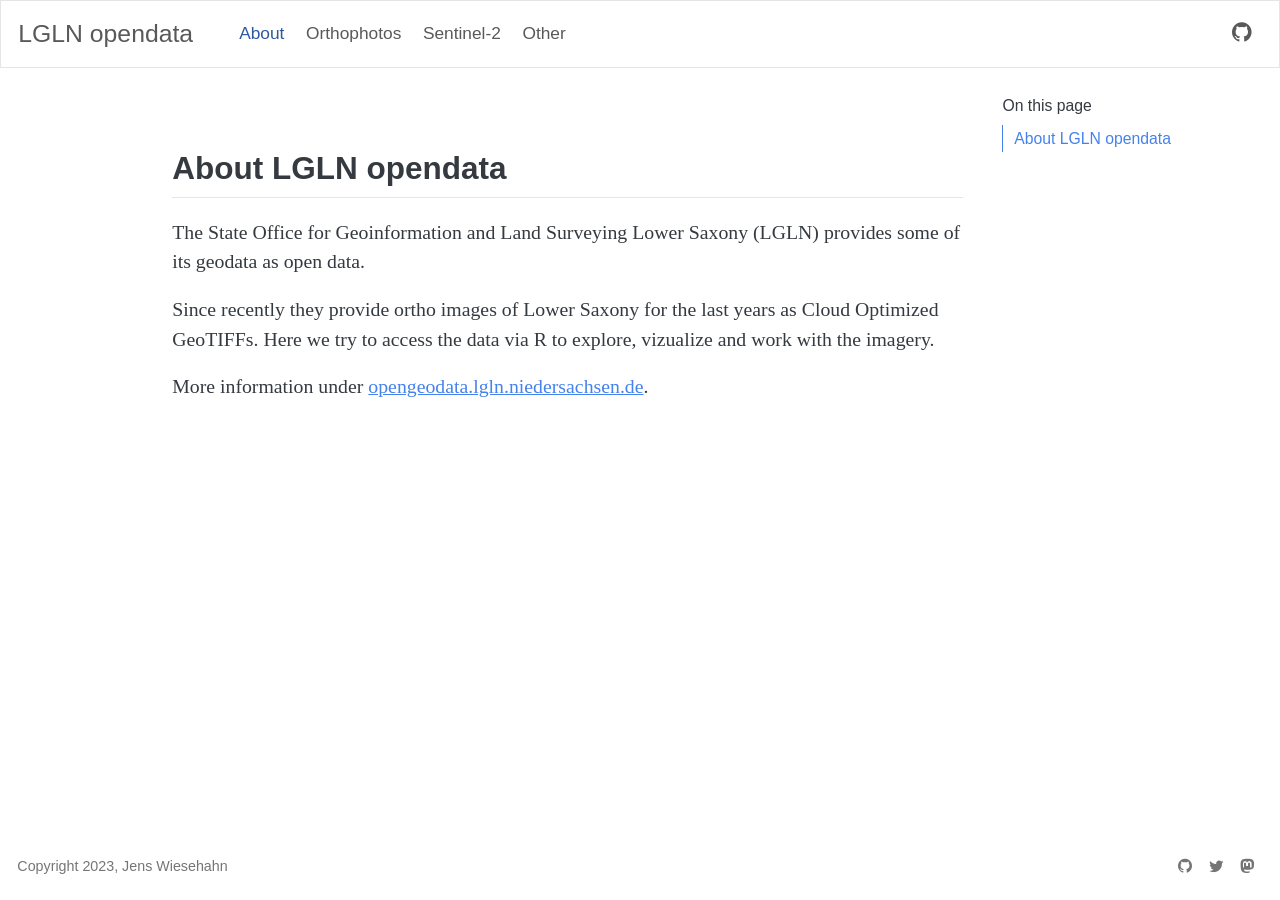
<file: docs/index.html>
<!DOCTYPE html>
<html xmlns="http://www.w3.org/1999/xhtml" lang="en" xml:lang="en"><head>

<meta charset="utf-8">
<meta name="generator" content="quarto-1.2.313">

<meta name="viewport" content="width=device-width, initial-scale=1.0, user-scalable=yes">


<title>LGLN opendata in R</title>
<style>
code{white-space: pre-wrap;}
span.smallcaps{font-variant: small-caps;}
div.columns{display: flex; gap: min(4vw, 1.5em);}
div.column{flex: auto; overflow-x: auto;}
div.hanging-indent{margin-left: 1.5em; text-indent: -1.5em;}
ul.task-list{list-style: none;}
ul.task-list li input[type="checkbox"] {
  width: 0.8em;
  margin: 0 0.8em 0.2em -1.6em;
  vertical-align: middle;
}
</style>


<script src="site_libs/quarto-nav/quarto-nav.js"></script>
<script src="site_libs/quarto-nav/headroom.min.js"></script>
<script src="site_libs/clipboard/clipboard.min.js"></script>
<script src="site_libs/quarto-html/quarto.js"></script>
<script src="site_libs/quarto-html/popper.min.js"></script>
<script src="site_libs/quarto-html/tippy.umd.min.js"></script>
<script src="site_libs/quarto-html/anchor.min.js"></script>
<link href="site_libs/quarto-html/tippy.css" rel="stylesheet">
<link href="site_libs/quarto-html/quarto-syntax-highlighting.css" rel="stylesheet" id="quarto-text-highlighting-styles">
<script src="site_libs/bootstrap/bootstrap.min.js"></script>
<link href="site_libs/bootstrap/bootstrap-icons.css" rel="stylesheet">
<link href="site_libs/bootstrap/bootstrap.min.css" rel="stylesheet" id="quarto-bootstrap" data-mode="light">
<script id="quarto-search-options" type="application/json">{
  "language": {
    "search-no-results-text": "No results",
    "search-matching-documents-text": "matching documents",
    "search-copy-link-title": "Copy link to search",
    "search-hide-matches-text": "Hide additional matches",
    "search-more-match-text": "more match in this document",
    "search-more-matches-text": "more matches in this document",
    "search-clear-button-title": "Clear",
    "search-detached-cancel-button-title": "Cancel",
    "search-submit-button-title": "Submit"
  }
}</script>
<style>html{ scroll-behavior: smooth; }</style>


<link rel="stylesheet" href="style.css">
</head>

<body class="nav-fixed">

<div id="quarto-search-results"></div>
  <header id="quarto-header" class="headroom fixed-top">
    <nav class="navbar navbar-expand-lg navbar-dark ">
      <div class="navbar-container container-fluid">
      <div class="navbar-brand-container">
    <a class="navbar-brand" href="./index.html">
    <span class="navbar-title">LGLN opendata</span>
    </a>
  </div>
          <button class="navbar-toggler" type="button" data-bs-toggle="collapse" data-bs-target="#navbarCollapse" aria-controls="navbarCollapse" aria-expanded="false" aria-label="Toggle navigation" onclick="if (window.quartoToggleHeadroom) { window.quartoToggleHeadroom(); }">
  <span class="navbar-toggler-icon"></span>
</button>
          <div class="collapse navbar-collapse" id="navbarCollapse">
            <ul class="navbar-nav navbar-nav-scroll me-auto">
  <li class="nav-item">
    <a class="nav-link active" href="./index.html" aria-current="page">
 <span class="menu-text">About</span></a>
  </li>  
  <li class="nav-item">
    <a class="nav-link" href="./orthos.html">
 <span class="menu-text">Orthophotos</span></a>
  </li>  
  <li class="nav-item">
    <a class="nav-link" href="./sentinel.html">
 <span class="menu-text">Sentinel-2</span></a>
  </li>  
  <li class="nav-item">
    <a class="nav-link" href="./other.html">
 <span class="menu-text">Other</span></a>
  </li>  
</ul>
            <ul class="navbar-nav navbar-nav-scroll ms-auto">
  <li class="nav-item compact">
    <a class="nav-link" href="https://github.com/wiesehahn/lgln_opendata_r"><i class="bi bi-github" role="img">
</i> 
 <span class="menu-text"></span></a>
  </li>  
</ul>
          </div> <!-- /navcollapse -->
      </div> <!-- /container-fluid -->
    </nav>
</header>
<!-- content -->
<div id="quarto-content" class="quarto-container page-columns page-rows-contents page-layout-article page-navbar">
<!-- sidebar -->
<!-- margin-sidebar -->
    <div id="quarto-margin-sidebar" class="sidebar margin-sidebar">
        <nav id="TOC" role="doc-toc" class="toc-active">
    <h2 id="toc-title">On this page</h2>
   
  <ul>
  <li><a href="#about-lgln-opendata" id="toc-about-lgln-opendata" class="nav-link active" data-scroll-target="#about-lgln-opendata">About LGLN opendata</a></li>
  </ul>
</nav>
    </div>
<!-- main -->
<main class="content" id="quarto-document-content">



<section id="about-lgln-opendata" class="level2">
<h2 class="anchored" data-anchor-id="about-lgln-opendata">About LGLN opendata</h2>
<p>The State Office for Geoinformation and Land Surveying Lower Saxony (LGLN) provides some of its geodata as open data.</p>
<p>Since recently they provide ortho images of Lower Saxony for the last years as Cloud Optimized GeoTIFFs. Here we try to access the data via R to explore, vizualize and work with the imagery.</p>
<p>More information under <a href="https://opengeodata.lgln.niedersachsen.de/#dop">opengeodata.lgln.niedersachsen.de</a>.</p>


</section>

</main> <!-- /main -->
<script id="quarto-html-after-body" type="application/javascript">
window.document.addEventListener("DOMContentLoaded", function (event) {
  const toggleBodyColorMode = (bsSheetEl) => {
    const mode = bsSheetEl.getAttribute("data-mode");
    const bodyEl = window.document.querySelector("body");
    if (mode === "dark") {
      bodyEl.classList.add("quarto-dark");
      bodyEl.classList.remove("quarto-light");
    } else {
      bodyEl.classList.add("quarto-light");
      bodyEl.classList.remove("quarto-dark");
    }
  }
  const toggleBodyColorPrimary = () => {
    const bsSheetEl = window.document.querySelector("link#quarto-bootstrap");
    if (bsSheetEl) {
      toggleBodyColorMode(bsSheetEl);
    }
  }
  toggleBodyColorPrimary();  
  const icon = "";
  const anchorJS = new window.AnchorJS();
  anchorJS.options = {
    placement: 'right',
    icon: icon
  };
  anchorJS.add('.anchored');
  const clipboard = new window.ClipboardJS('.code-copy-button', {
    target: function(trigger) {
      return trigger.previousElementSibling;
    }
  });
  clipboard.on('success', function(e) {
    // button target
    const button = e.trigger;
    // don't keep focus
    button.blur();
    // flash "checked"
    button.classList.add('code-copy-button-checked');
    var currentTitle = button.getAttribute("title");
    button.setAttribute("title", "Copied!");
    let tooltip;
    if (window.bootstrap) {
      button.setAttribute("data-bs-toggle", "tooltip");
      button.setAttribute("data-bs-placement", "left");
      button.setAttribute("data-bs-title", "Copied!");
      tooltip = new bootstrap.Tooltip(button, 
        { trigger: "manual", 
          customClass: "code-copy-button-tooltip",
          offset: [0, -8]});
      tooltip.show();    
    }
    setTimeout(function() {
      if (tooltip) {
        tooltip.hide();
        button.removeAttribute("data-bs-title");
        button.removeAttribute("data-bs-toggle");
        button.removeAttribute("data-bs-placement");
      }
      button.setAttribute("title", currentTitle);
      button.classList.remove('code-copy-button-checked');
    }, 1000);
    // clear code selection
    e.clearSelection();
  });
  function tippyHover(el, contentFn) {
    const config = {
      allowHTML: true,
      content: contentFn,
      maxWidth: 500,
      delay: 100,
      arrow: false,
      appendTo: function(el) {
          return el.parentElement;
      },
      interactive: true,
      interactiveBorder: 10,
      theme: 'quarto',
      placement: 'bottom-start'
    };
    window.tippy(el, config); 
  }
  const noterefs = window.document.querySelectorAll('a[role="doc-noteref"]');
  for (var i=0; i<noterefs.length; i++) {
    const ref = noterefs[i];
    tippyHover(ref, function() {
      // use id or data attribute instead here
      let href = ref.getAttribute('data-footnote-href') || ref.getAttribute('href');
      try { href = new URL(href).hash; } catch {}
      const id = href.replace(/^#\/?/, "");
      const note = window.document.getElementById(id);
      return note.innerHTML;
    });
  }
  const findCites = (el) => {
    const parentEl = el.parentElement;
    if (parentEl) {
      const cites = parentEl.dataset.cites;
      if (cites) {
        return {
          el,
          cites: cites.split(' ')
        };
      } else {
        return findCites(el.parentElement)
      }
    } else {
      return undefined;
    }
  };
  var bibliorefs = window.document.querySelectorAll('a[role="doc-biblioref"]');
  for (var i=0; i<bibliorefs.length; i++) {
    const ref = bibliorefs[i];
    const citeInfo = findCites(ref);
    if (citeInfo) {
      tippyHover(citeInfo.el, function() {
        var popup = window.document.createElement('div');
        citeInfo.cites.forEach(function(cite) {
          var citeDiv = window.document.createElement('div');
          citeDiv.classList.add('hanging-indent');
          citeDiv.classList.add('csl-entry');
          var biblioDiv = window.document.getElementById('ref-' + cite);
          if (biblioDiv) {
            citeDiv.innerHTML = biblioDiv.innerHTML;
          }
          popup.appendChild(citeDiv);
        });
        return popup.innerHTML;
      });
    }
  }
});
</script>
</div> <!-- /content -->
<footer class="footer">
  <div class="nav-footer">
    <div class="nav-footer-left">Copyright 2023, Jens Wiesehahn</div>   
    <div class="nav-footer-right">
      <ul class="footer-items list-unstyled">
    <li class="nav-item compact">
    <a class="nav-link" href="https://github.com/wiesehahn">
      <i class="bi bi-github" role="img">
</i> 
    </a>
  </li>  
    <li class="nav-item compact">
    <a class="nav-link" href="https://twitter.com/JensWiesehahn">
      <i class="bi bi-twitter" role="img">
</i> 
    </a>
  </li>  
    <li class="nav-item compact">
    <a class="nav-link" href="https://fosstodon.org/@JensWiesehahn">
      <i class="bi bi-mastodon" role="img">
</i> 
    </a>
  </li>  
</ul>
    </div>
  </div>
</footer>



<script src="site_libs/quarto-html/zenscroll-min.js"></script>
</body></html>
</file>
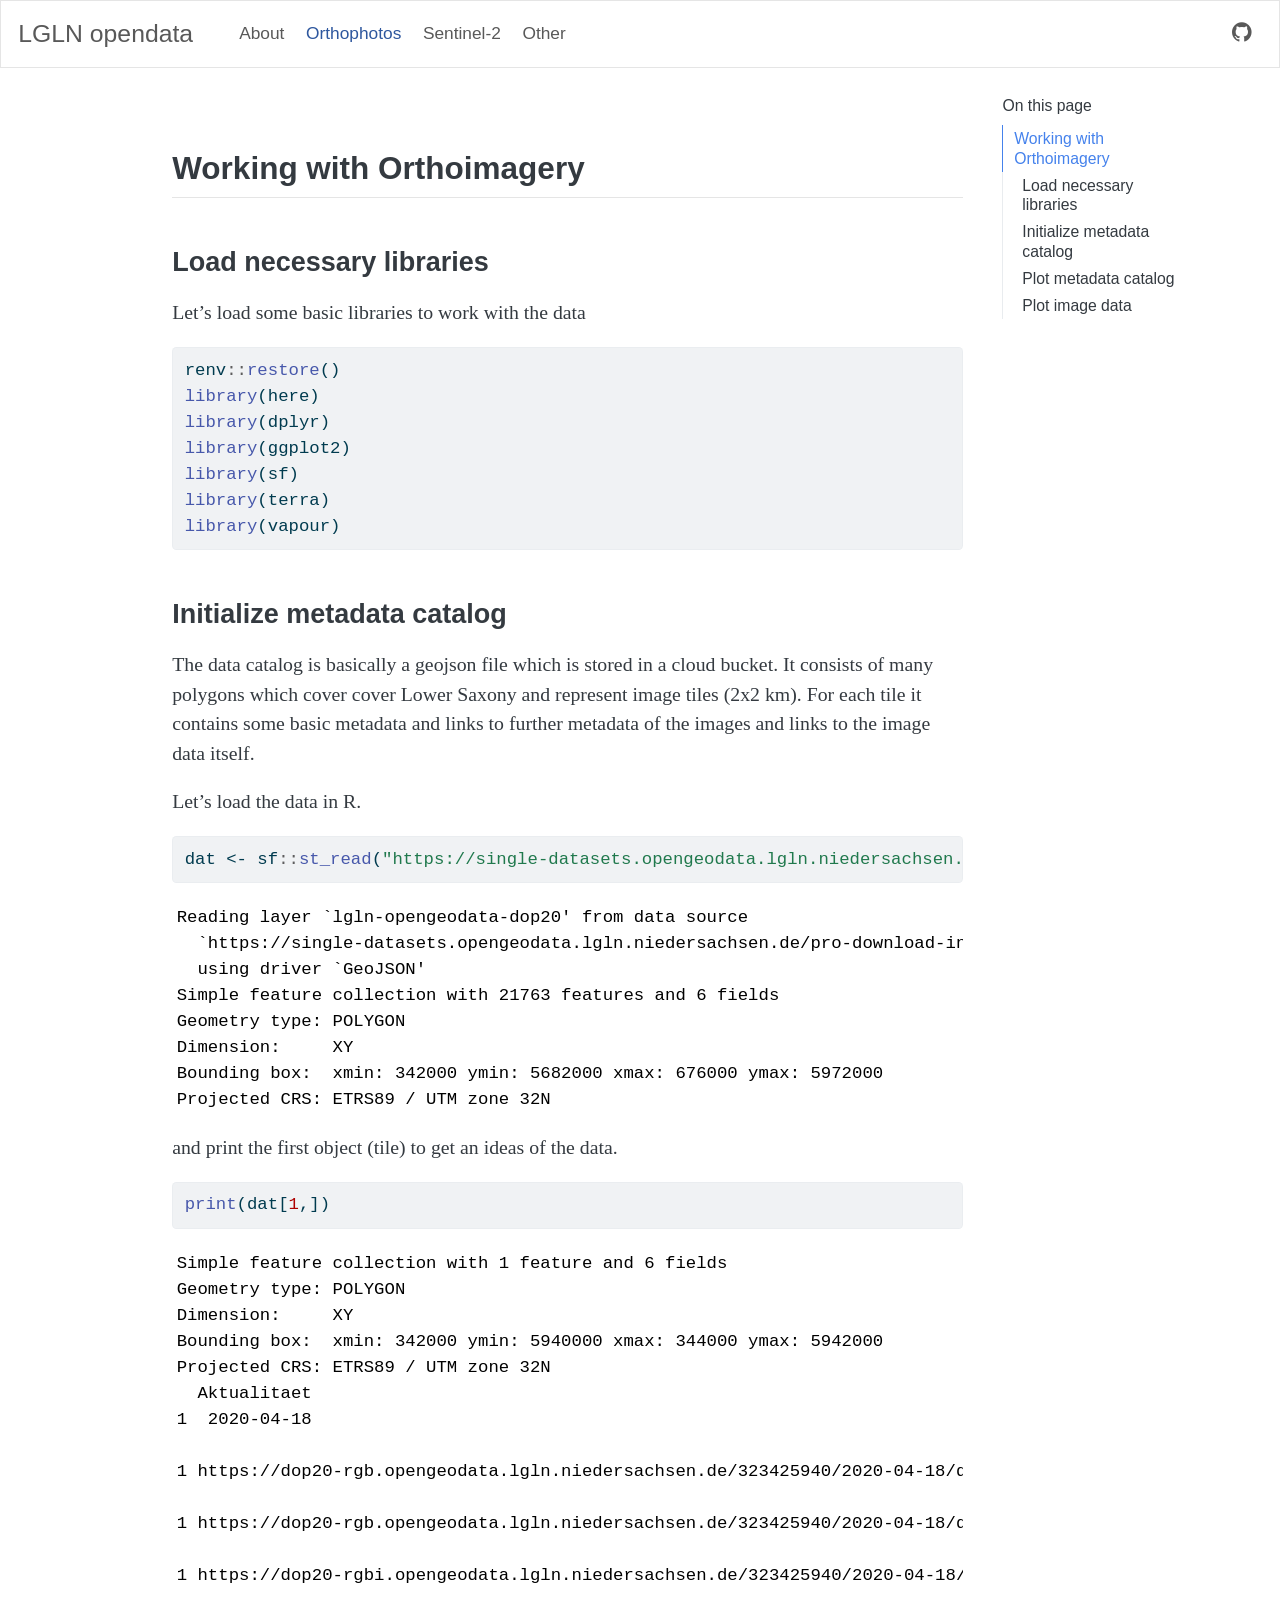
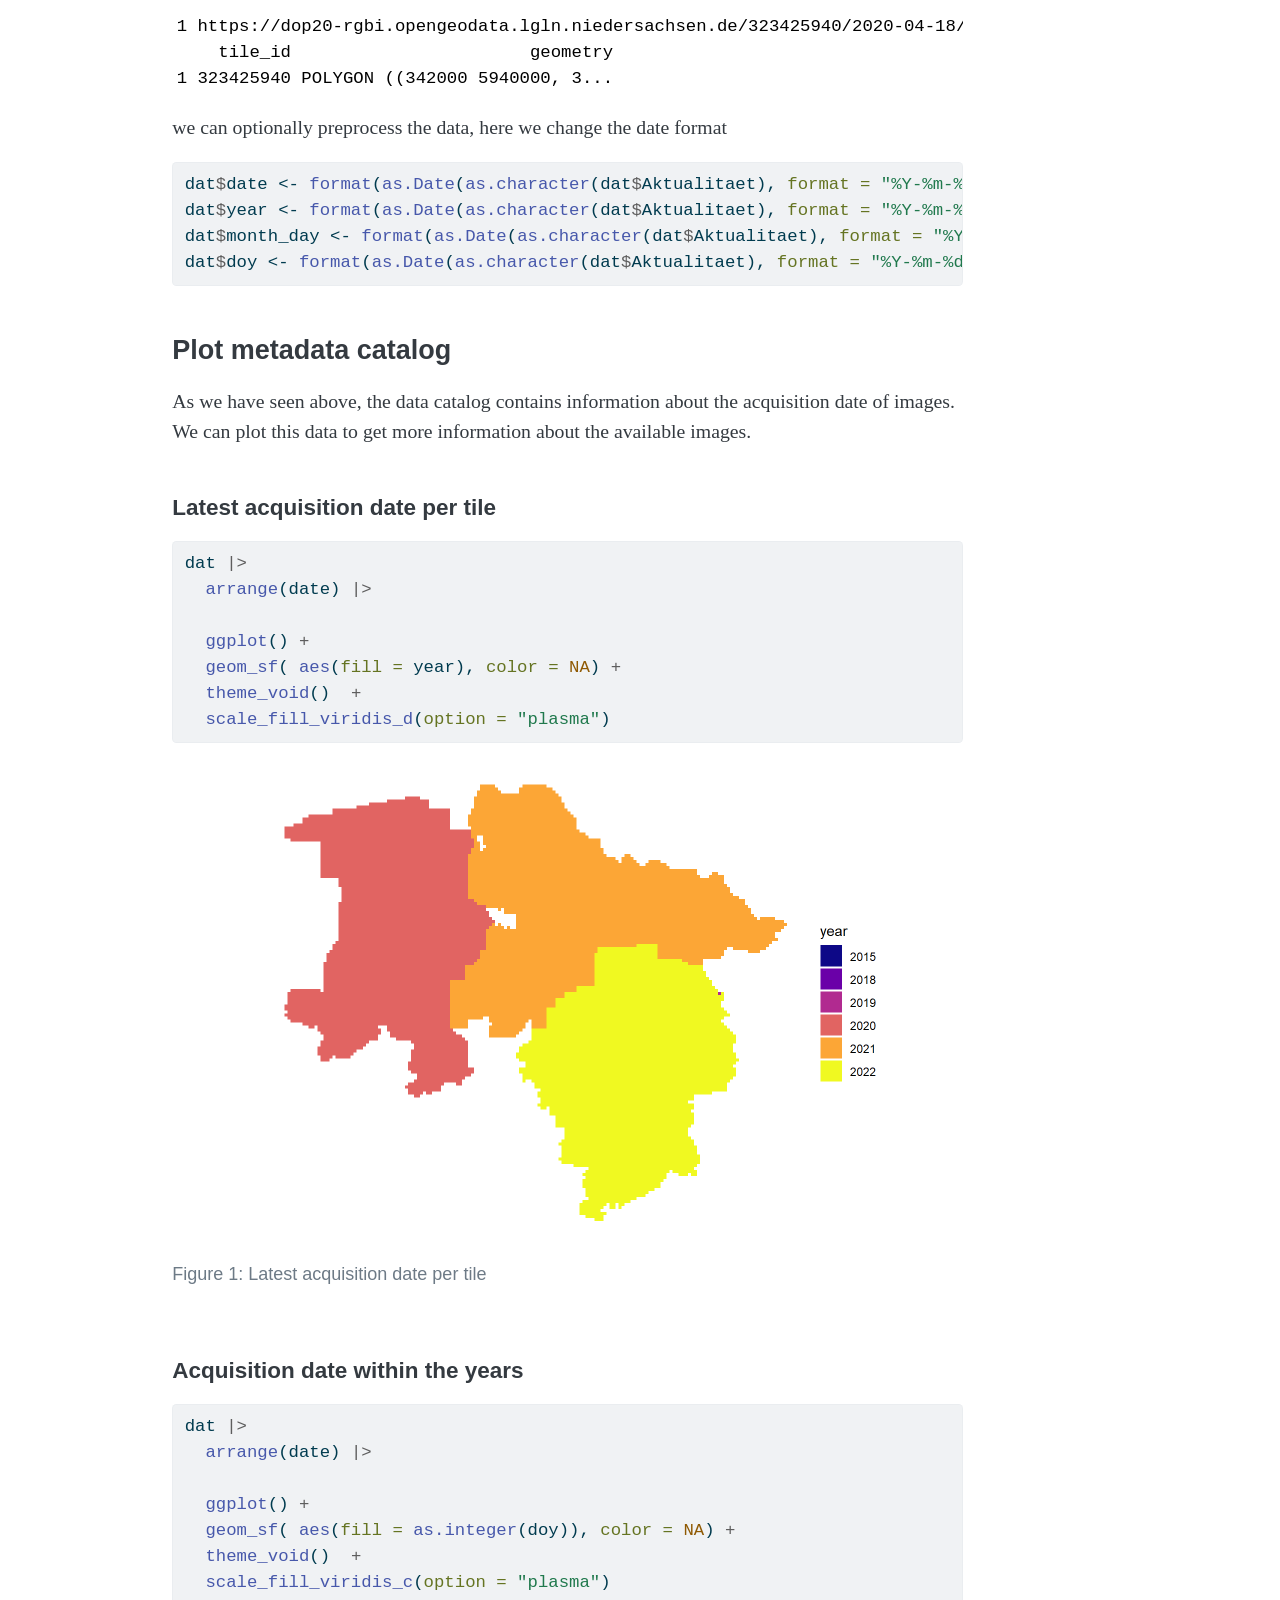
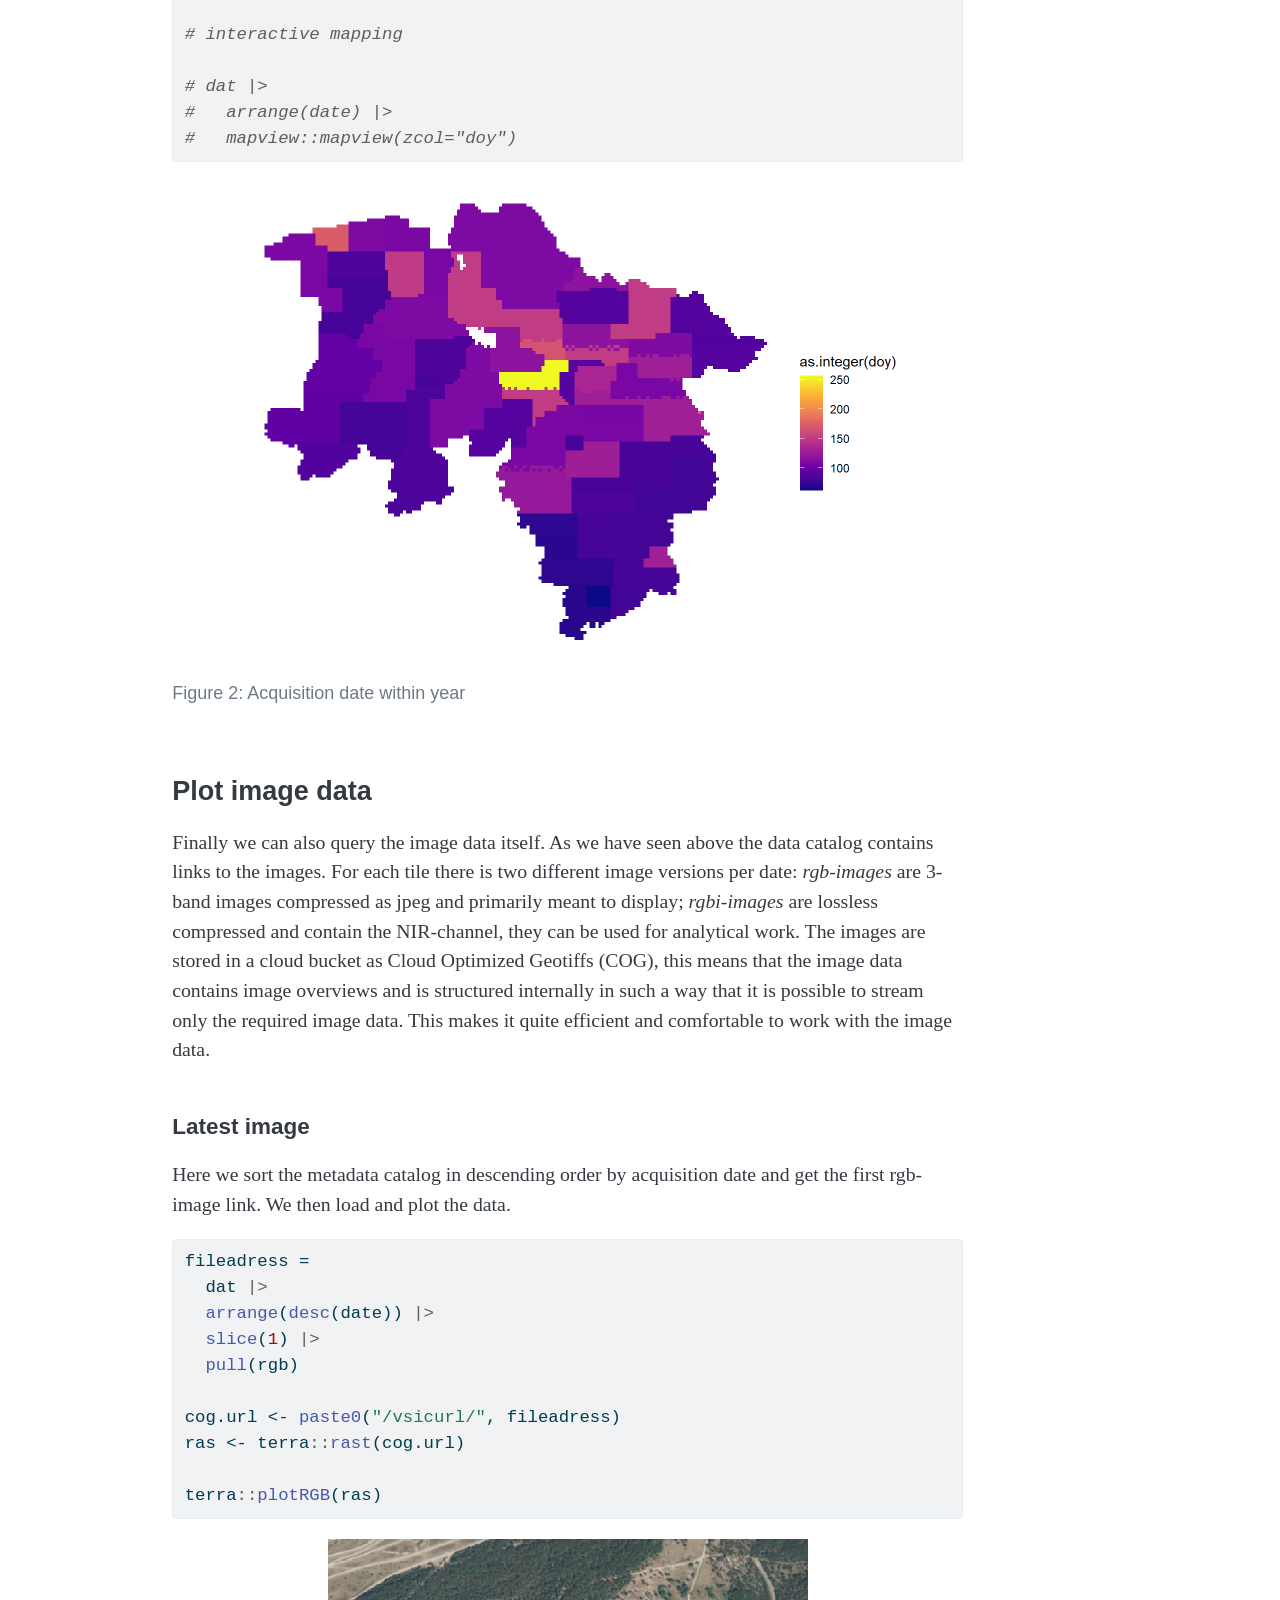
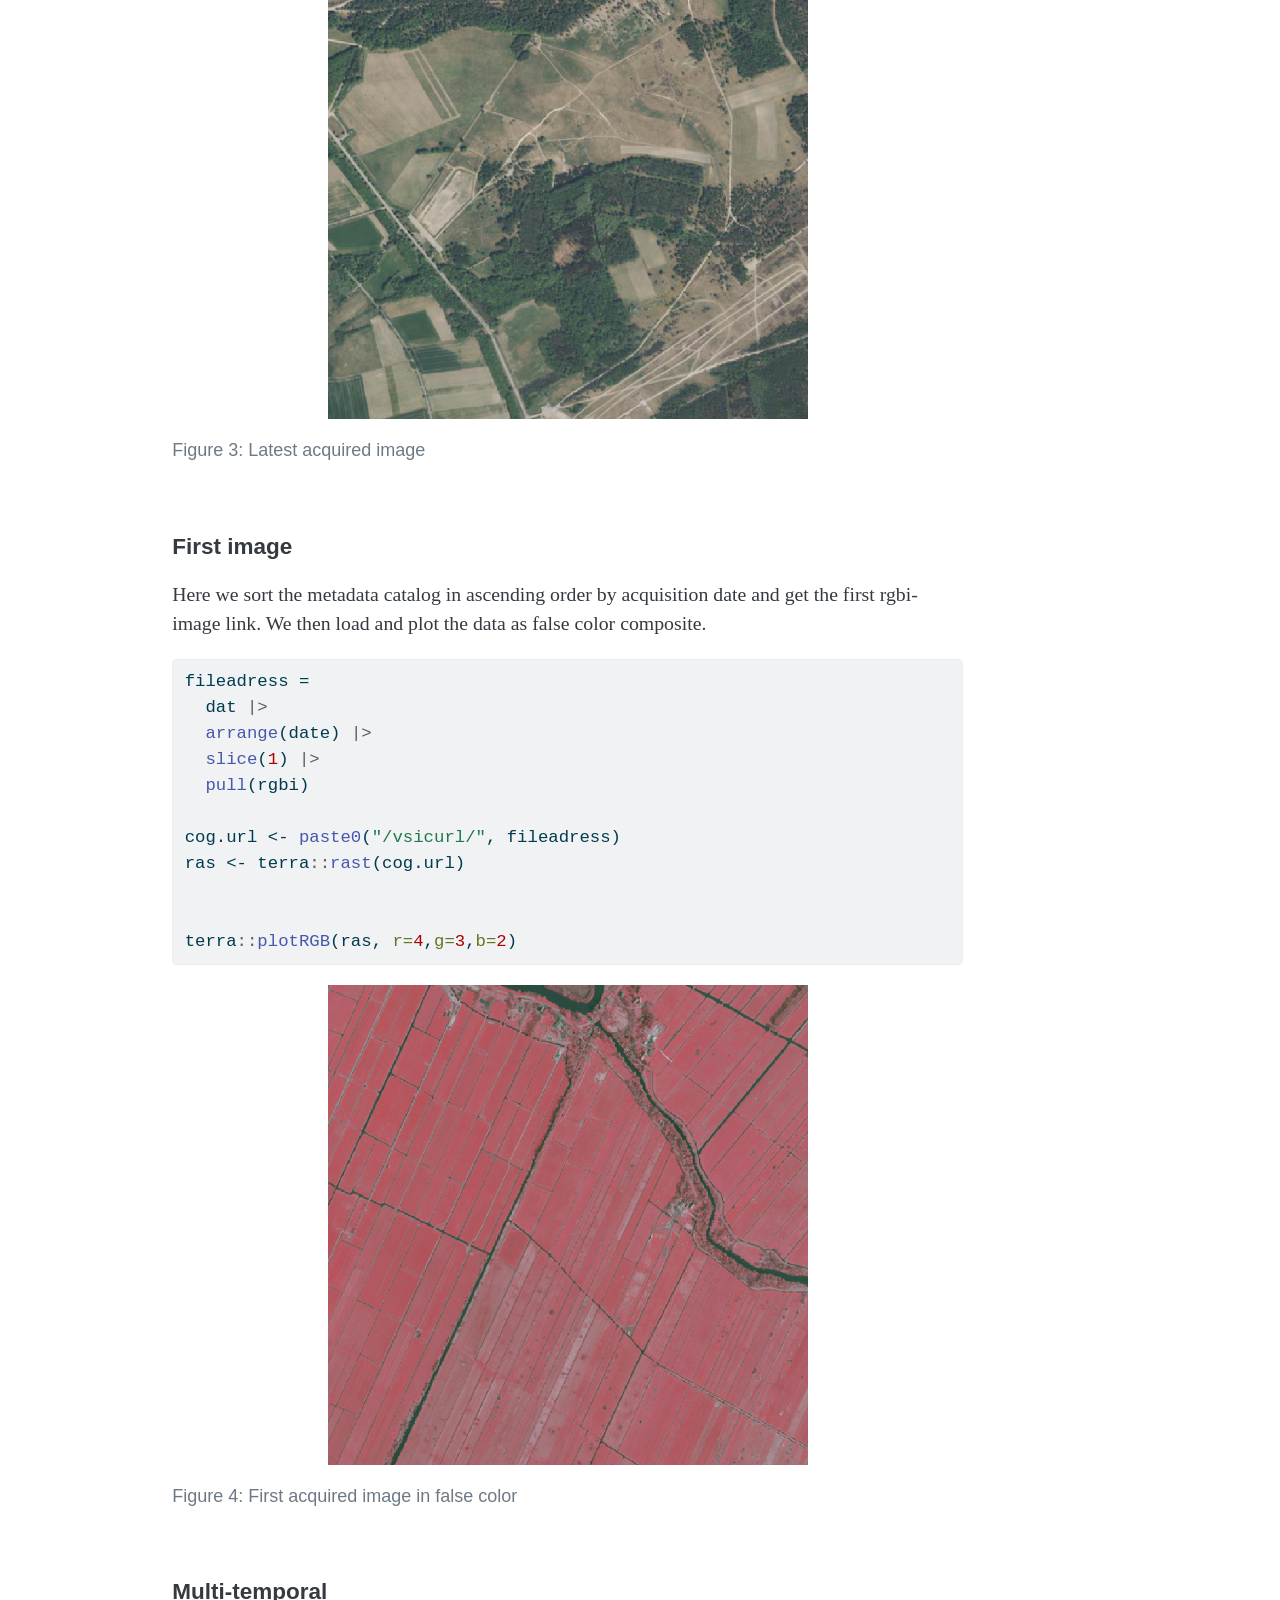
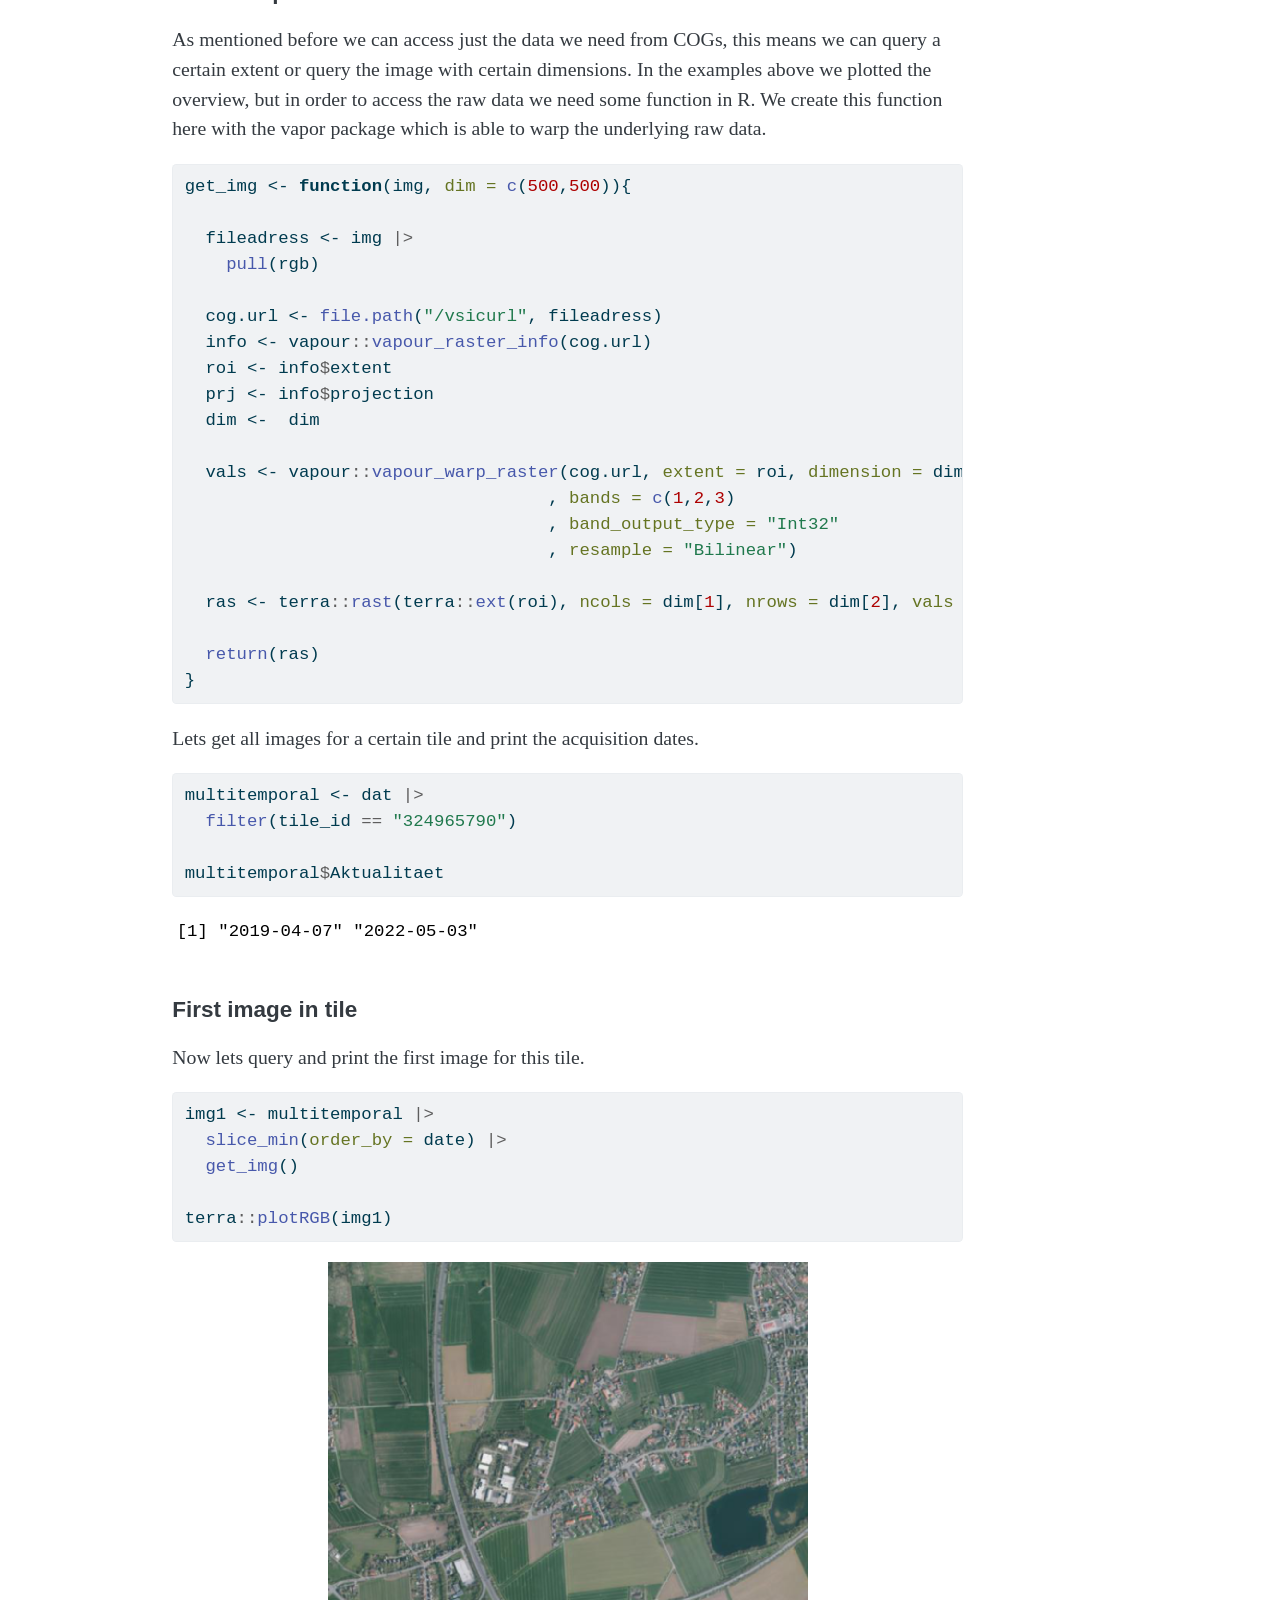
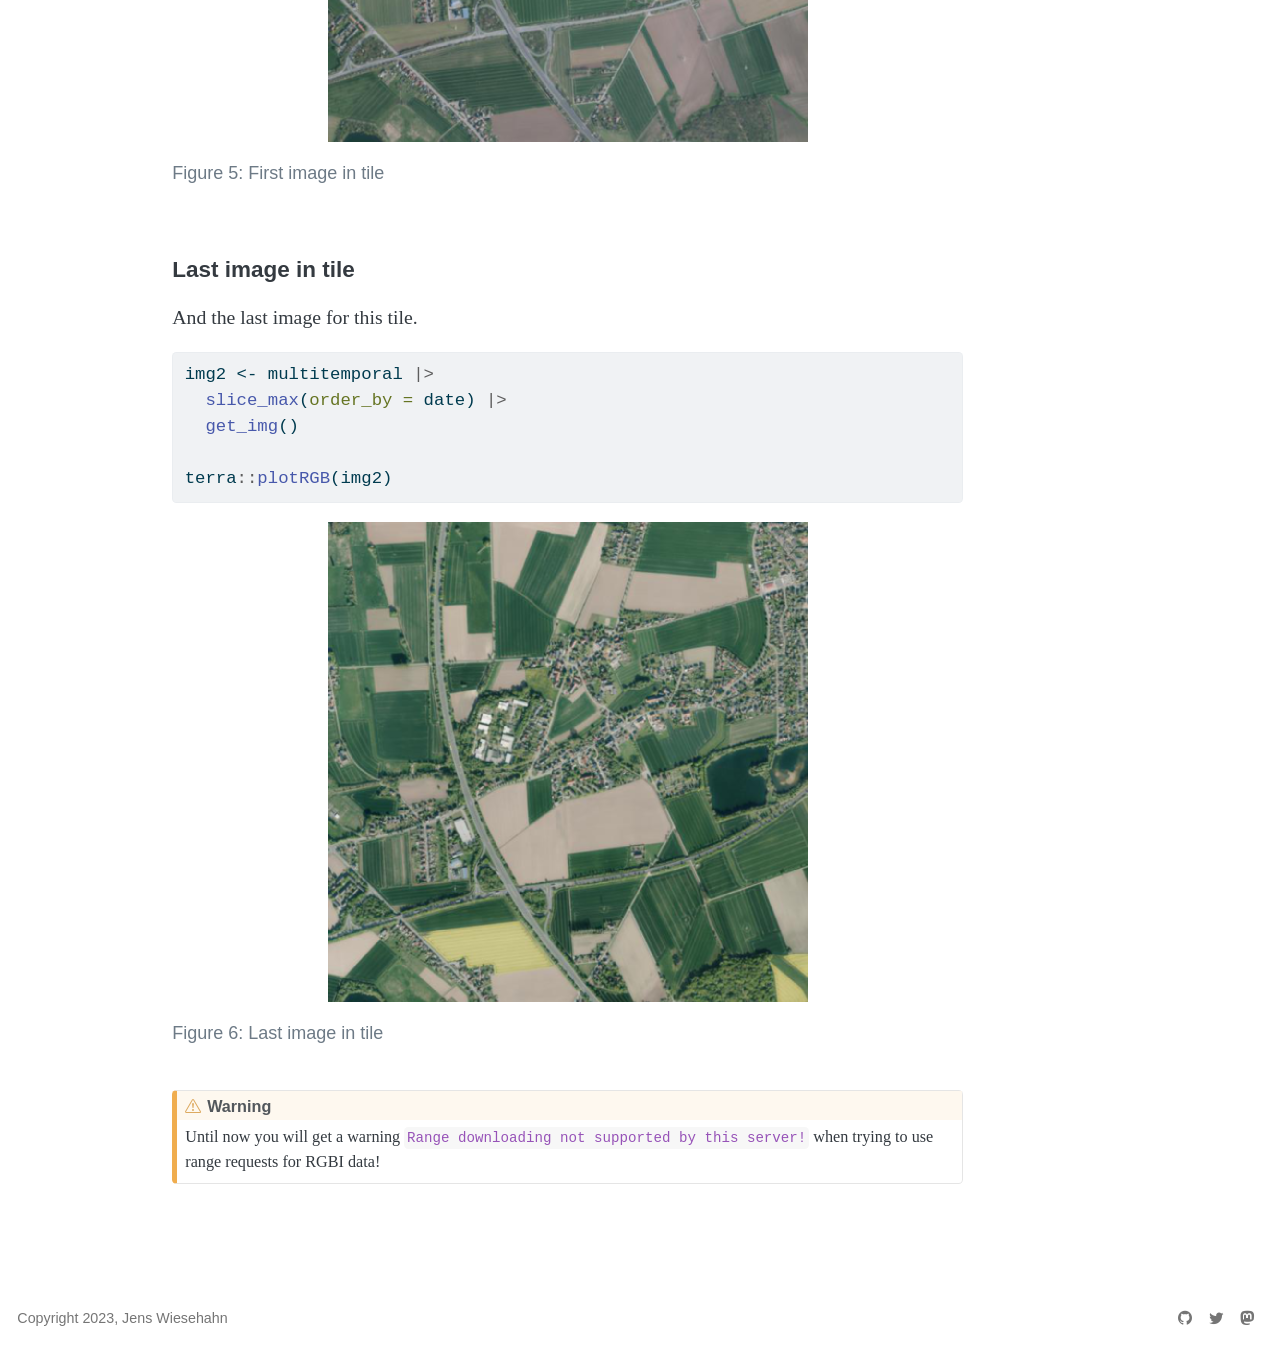
<file: docs/orthos.html>
<!DOCTYPE html>
<html xmlns="http://www.w3.org/1999/xhtml" lang="en" xml:lang="en"><head>

<meta charset="utf-8">
<meta name="generator" content="quarto-1.2.313">

<meta name="viewport" content="width=device-width, initial-scale=1.0, user-scalable=yes">


<title>LGLN opendata in R – orthos</title>
<style>
code{white-space: pre-wrap;}
span.smallcaps{font-variant: small-caps;}
div.columns{display: flex; gap: min(4vw, 1.5em);}
div.column{flex: auto; overflow-x: auto;}
div.hanging-indent{margin-left: 1.5em; text-indent: -1.5em;}
ul.task-list{list-style: none;}
ul.task-list li input[type="checkbox"] {
  width: 0.8em;
  margin: 0 0.8em 0.2em -1.6em;
  vertical-align: middle;
}
pre > code.sourceCode { white-space: pre; position: relative; }
pre > code.sourceCode > span { display: inline-block; line-height: 1.25; }
pre > code.sourceCode > span:empty { height: 1.2em; }
.sourceCode { overflow: visible; }
code.sourceCode > span { color: inherit; text-decoration: inherit; }
div.sourceCode { margin: 1em 0; }
pre.sourceCode { margin: 0; }
@media screen {
div.sourceCode { overflow: auto; }
}
@media print {
pre > code.sourceCode { white-space: pre-wrap; }
pre > code.sourceCode > span { text-indent: -5em; padding-left: 5em; }
}
pre.numberSource code
  { counter-reset: source-line 0; }
pre.numberSource code > span
  { position: relative; left: -4em; counter-increment: source-line; }
pre.numberSource code > span > a:first-child::before
  { content: counter(source-line);
    position: relative; left: -1em; text-align: right; vertical-align: baseline;
    border: none; display: inline-block;
    -webkit-touch-callout: none; -webkit-user-select: none;
    -khtml-user-select: none; -moz-user-select: none;
    -ms-user-select: none; user-select: none;
    padding: 0 4px; width: 4em;
    color: #aaaaaa;
  }
pre.numberSource { margin-left: 3em; border-left: 1px solid #aaaaaa;  padding-left: 4px; }
div.sourceCode
  {   }
@media screen {
pre > code.sourceCode > span > a:first-child::before { text-decoration: underline; }
}
code span.al { color: #ff0000; font-weight: bold; } /* Alert */
code span.an { color: #60a0b0; font-weight: bold; font-style: italic; } /* Annotation */
code span.at { color: #7d9029; } /* Attribute */
code span.bn { color: #40a070; } /* BaseN */
code span.bu { color: #008000; } /* BuiltIn */
code span.cf { color: #007020; font-weight: bold; } /* ControlFlow */
code span.ch { color: #4070a0; } /* Char */
code span.cn { color: #880000; } /* Constant */
code span.co { color: #60a0b0; font-style: italic; } /* Comment */
code span.cv { color: #60a0b0; font-weight: bold; font-style: italic; } /* CommentVar */
code span.do { color: #ba2121; font-style: italic; } /* Documentation */
code span.dt { color: #902000; } /* DataType */
code span.dv { color: #40a070; } /* DecVal */
code span.er { color: #ff0000; font-weight: bold; } /* Error */
code span.ex { } /* Extension */
code span.fl { color: #40a070; } /* Float */
code span.fu { color: #06287e; } /* Function */
code span.im { color: #008000; font-weight: bold; } /* Import */
code span.in { color: #60a0b0; font-weight: bold; font-style: italic; } /* Information */
code span.kw { color: #007020; font-weight: bold; } /* Keyword */
code span.op { color: #666666; } /* Operator */
code span.ot { color: #007020; } /* Other */
code span.pp { color: #bc7a00; } /* Preprocessor */
code span.sc { color: #4070a0; } /* SpecialChar */
code span.ss { color: #bb6688; } /* SpecialString */
code span.st { color: #4070a0; } /* String */
code span.va { color: #19177c; } /* Variable */
code span.vs { color: #4070a0; } /* VerbatimString */
code span.wa { color: #60a0b0; font-weight: bold; font-style: italic; } /* Warning */
</style>


<script src="site_libs/quarto-nav/quarto-nav.js"></script>
<script src="site_libs/quarto-nav/headroom.min.js"></script>
<script src="site_libs/clipboard/clipboard.min.js"></script>
<script src="site_libs/quarto-html/quarto.js"></script>
<script src="site_libs/quarto-html/popper.min.js"></script>
<script src="site_libs/quarto-html/tippy.umd.min.js"></script>
<script src="site_libs/quarto-html/anchor.min.js"></script>
<link href="site_libs/quarto-html/tippy.css" rel="stylesheet">
<link href="site_libs/quarto-html/quarto-syntax-highlighting.css" rel="stylesheet" id="quarto-text-highlighting-styles">
<script src="site_libs/bootstrap/bootstrap.min.js"></script>
<link href="site_libs/bootstrap/bootstrap-icons.css" rel="stylesheet">
<link href="site_libs/bootstrap/bootstrap.min.css" rel="stylesheet" id="quarto-bootstrap" data-mode="light">
<script id="quarto-search-options" type="application/json">{
  "language": {
    "search-no-results-text": "No results",
    "search-matching-documents-text": "matching documents",
    "search-copy-link-title": "Copy link to search",
    "search-hide-matches-text": "Hide additional matches",
    "search-more-match-text": "more match in this document",
    "search-more-matches-text": "more matches in this document",
    "search-clear-button-title": "Clear",
    "search-detached-cancel-button-title": "Cancel",
    "search-submit-button-title": "Submit"
  }
}</script>
<style>html{ scroll-behavior: smooth; }</style>


<link rel="stylesheet" href="style.css">
</head>

<body class="nav-fixed">

<div id="quarto-search-results"></div>
  <header id="quarto-header" class="headroom fixed-top">
    <nav class="navbar navbar-expand-lg navbar-dark ">
      <div class="navbar-container container-fluid">
      <div class="navbar-brand-container">
    <a class="navbar-brand" href="./index.html">
    <span class="navbar-title">LGLN opendata</span>
    </a>
  </div>
          <button class="navbar-toggler" type="button" data-bs-toggle="collapse" data-bs-target="#navbarCollapse" aria-controls="navbarCollapse" aria-expanded="false" aria-label="Toggle navigation" onclick="if (window.quartoToggleHeadroom) { window.quartoToggleHeadroom(); }">
  <span class="navbar-toggler-icon"></span>
</button>
          <div class="collapse navbar-collapse" id="navbarCollapse">
            <ul class="navbar-nav navbar-nav-scroll me-auto">
  <li class="nav-item">
    <a class="nav-link" href="./index.html">
 <span class="menu-text">About</span></a>
  </li>  
  <li class="nav-item">
    <a class="nav-link active" href="./orthos.html" aria-current="page">
 <span class="menu-text">Orthophotos</span></a>
  </li>  
  <li class="nav-item">
    <a class="nav-link" href="./sentinel.html">
 <span class="menu-text">Sentinel-2</span></a>
  </li>  
  <li class="nav-item">
    <a class="nav-link" href="./other.html">
 <span class="menu-text">Other</span></a>
  </li>  
</ul>
            <ul class="navbar-nav navbar-nav-scroll ms-auto">
  <li class="nav-item compact">
    <a class="nav-link" href="https://github.com/wiesehahn/lgln_opendata_r"><i class="bi bi-github" role="img">
</i> 
 <span class="menu-text"></span></a>
  </li>  
</ul>
          </div> <!-- /navcollapse -->
      </div> <!-- /container-fluid -->
    </nav>
</header>
<!-- content -->
<div id="quarto-content" class="quarto-container page-columns page-rows-contents page-layout-article page-navbar">
<!-- sidebar -->
<!-- margin-sidebar -->
    <div id="quarto-margin-sidebar" class="sidebar margin-sidebar">
        <nav id="TOC" role="doc-toc" class="toc-active">
    <h2 id="toc-title">On this page</h2>
   
  <ul>
  <li><a href="#working-with-orthoimagery" id="toc-working-with-orthoimagery" class="nav-link active" data-scroll-target="#working-with-orthoimagery">Working with Orthoimagery</a>
  <ul class="collapse">
  <li><a href="#load-necessary-libraries" id="toc-load-necessary-libraries" class="nav-link" data-scroll-target="#load-necessary-libraries">Load necessary libraries</a></li>
  <li><a href="#initialize-metadata-catalog" id="toc-initialize-metadata-catalog" class="nav-link" data-scroll-target="#initialize-metadata-catalog">Initialize metadata catalog</a></li>
  <li><a href="#plot-metadata-catalog" id="toc-plot-metadata-catalog" class="nav-link" data-scroll-target="#plot-metadata-catalog">Plot metadata catalog</a></li>
  <li><a href="#plot-image-data" id="toc-plot-image-data" class="nav-link" data-scroll-target="#plot-image-data">Plot image data</a></li>
  </ul></li>
  </ul>
</nav>
    </div>
<!-- main -->
<main class="content" id="quarto-document-content">



<section id="working-with-orthoimagery" class="level2">
<h2 class="anchored" data-anchor-id="working-with-orthoimagery">Working with Orthoimagery</h2>
<section id="load-necessary-libraries" class="level3">
<h3 class="anchored" data-anchor-id="load-necessary-libraries">Load necessary libraries</h3>
<p>Let’s load some basic libraries to work with the data</p>
<div class="cell">
<div class="sourceCode cell-code" id="cb1"><pre class="sourceCode r code-with-copy"><code class="sourceCode r"><span id="cb1-1"><a href="#cb1-1" aria-hidden="true" tabindex="-1"></a>renv<span class="sc">::</span><span class="fu">restore</span>()</span>
<span id="cb1-2"><a href="#cb1-2" aria-hidden="true" tabindex="-1"></a><span class="fu">library</span>(here)</span>
<span id="cb1-3"><a href="#cb1-3" aria-hidden="true" tabindex="-1"></a><span class="fu">library</span>(dplyr)</span>
<span id="cb1-4"><a href="#cb1-4" aria-hidden="true" tabindex="-1"></a><span class="fu">library</span>(ggplot2)</span>
<span id="cb1-5"><a href="#cb1-5" aria-hidden="true" tabindex="-1"></a><span class="fu">library</span>(sf)</span>
<span id="cb1-6"><a href="#cb1-6" aria-hidden="true" tabindex="-1"></a><span class="fu">library</span>(terra)</span>
<span id="cb1-7"><a href="#cb1-7" aria-hidden="true" tabindex="-1"></a><span class="fu">library</span>(vapour)</span></code><button title="Copy to Clipboard" class="code-copy-button"><i class="bi"></i></button></pre></div>
</div>
</section>
<section id="initialize-metadata-catalog" class="level3">
<h3 class="anchored" data-anchor-id="initialize-metadata-catalog">Initialize metadata catalog</h3>
<p>The data catalog is basically a geojson file which is stored in a cloud bucket. It consists of many polygons which cover cover Lower Saxony and represent image tiles (2x2 km). For each tile it contains some basic metadata and links to further metadata of the images and links to the image data itself.</p>
<p>Let’s load the data in R.</p>
<div class="cell">
<div class="sourceCode cell-code" id="cb2"><pre class="sourceCode r code-with-copy"><code class="sourceCode r"><span id="cb2-1"><a href="#cb2-1" aria-hidden="true" tabindex="-1"></a>dat <span class="ot">&lt;-</span> sf<span class="sc">::</span><span class="fu">st_read</span>(<span class="st">"https://single-datasets.opengeodata.lgln.niedersachsen.de/pro-download-indices/dop/lgln-opengeodata-dop20.geojson"</span>)</span></code><button title="Copy to Clipboard" class="code-copy-button"><i class="bi"></i></button></pre></div>
<div class="cell-output cell-output-stdout">
<pre><code>Reading layer `lgln-opengeodata-dop20' from data source 
  `https://single-datasets.opengeodata.lgln.niedersachsen.de/pro-download-indices/dop/lgln-opengeodata-dop20.geojson' 
  using driver `GeoJSON'
Simple feature collection with 21763 features and 6 fields
Geometry type: POLYGON
Dimension:     XY
Bounding box:  xmin: 342000 ymin: 5682000 xmax: 676000 ymax: 5972000
Projected CRS: ETRS89 / UTM zone 32N</code></pre>
</div>
</div>
<p>and print the first object (tile) to get an ideas of the data.</p>
<div class="cell">
<div class="sourceCode cell-code" id="cb4"><pre class="sourceCode r code-with-copy"><code class="sourceCode r"><span id="cb4-1"><a href="#cb4-1" aria-hidden="true" tabindex="-1"></a><span class="fu">print</span>(dat[<span class="dv">1</span>,])</span></code><button title="Copy to Clipboard" class="code-copy-button"><i class="bi"></i></button></pre></div>
<div class="cell-output cell-output-stdout">
<pre><code>Simple feature collection with 1 feature and 6 fields
Geometry type: POLYGON
Dimension:     XY
Bounding box:  xmin: 342000 ymin: 5940000 xmax: 344000 ymax: 5942000
Projected CRS: ETRS89 / UTM zone 32N
  Aktualitaet
1  2020-04-18
                                                                                                                rgb
1 https://dop20-rgb.opengeodata.lgln.niedersachsen.de/323425940/2020-04-18/dop20rgb_32_342_5940_2_ni_2020-04-18.tif
                                                                                                       rgb_metadata
1 https://dop20-rgb.opengeodata.lgln.niedersachsen.de/323425940/2020-04-18/dop20rgb_32_342_5940_2_ni_2020-04-18.xml
                                                                                                                 rgbi
1 https://dop20-rgbi.opengeodata.lgln.niedersachsen.de/323425940/2020-04-18/dop20rgbi_32_342_5940_2_ni_2020-04-18.tif
                                                                                                        rgbi_metadata
1 https://dop20-rgbi.opengeodata.lgln.niedersachsen.de/323425940/2020-04-18/dop20rgbi_32_342_5940_2_ni_2020-04-18.xml
    tile_id                       geometry
1 323425940 POLYGON ((342000 5940000, 3...</code></pre>
</div>
</div>
<p>we can optionally preprocess the data, here we change the date format</p>
<div class="cell">
<div class="sourceCode cell-code" id="cb6"><pre class="sourceCode r code-with-copy"><code class="sourceCode r"><span id="cb6-1"><a href="#cb6-1" aria-hidden="true" tabindex="-1"></a>dat<span class="sc">$</span>date <span class="ot">&lt;-</span> <span class="fu">format</span>(<span class="fu">as.Date</span>(<span class="fu">as.character</span>(dat<span class="sc">$</span>Aktualitaet), <span class="at">format =</span> <span class="st">"%Y-%m-%d"</span>), <span class="at">format=</span> <span class="st">"%Y%m%d"</span>)</span>
<span id="cb6-2"><a href="#cb6-2" aria-hidden="true" tabindex="-1"></a>dat<span class="sc">$</span>year <span class="ot">&lt;-</span> <span class="fu">format</span>(<span class="fu">as.Date</span>(<span class="fu">as.character</span>(dat<span class="sc">$</span>Aktualitaet), <span class="at">format =</span> <span class="st">"%Y-%m-%d"</span>), <span class="at">format=</span> <span class="st">"%Y"</span>)</span>
<span id="cb6-3"><a href="#cb6-3" aria-hidden="true" tabindex="-1"></a>dat<span class="sc">$</span>month_day <span class="ot">&lt;-</span> <span class="fu">format</span>(<span class="fu">as.Date</span>(<span class="fu">as.character</span>(dat<span class="sc">$</span>Aktualitaet), <span class="at">format =</span> <span class="st">"%Y-%m-%d"</span>), <span class="at">format=</span> <span class="st">"%m%d"</span>)</span>
<span id="cb6-4"><a href="#cb6-4" aria-hidden="true" tabindex="-1"></a>dat<span class="sc">$</span>doy <span class="ot">&lt;-</span> <span class="fu">format</span>(<span class="fu">as.Date</span>(<span class="fu">as.character</span>(dat<span class="sc">$</span>Aktualitaet), <span class="at">format =</span> <span class="st">"%Y-%m-%d"</span>), <span class="at">format=</span> <span class="st">"%j"</span>)</span></code><button title="Copy to Clipboard" class="code-copy-button"><i class="bi"></i></button></pre></div>
</div>
</section>
<section id="plot-metadata-catalog" class="level3">
<h3 class="anchored" data-anchor-id="plot-metadata-catalog">Plot metadata catalog</h3>
<p>As we have seen above, the data catalog contains information about the acquisition date of images. We can plot this data to get more information about the available images.</p>
<section id="latest-acquisition-date-per-tile" class="level4">
<h4 class="anchored" data-anchor-id="latest-acquisition-date-per-tile">Latest acquisition date per tile</h4>
<div class="cell">
<div class="sourceCode cell-code" id="cb7"><pre class="sourceCode r code-with-copy"><code class="sourceCode r"><span id="cb7-1"><a href="#cb7-1" aria-hidden="true" tabindex="-1"></a>dat <span class="sc">|&gt;</span> </span>
<span id="cb7-2"><a href="#cb7-2" aria-hidden="true" tabindex="-1"></a>  <span class="fu">arrange</span>(date) <span class="sc">|&gt;</span> </span>
<span id="cb7-3"><a href="#cb7-3" aria-hidden="true" tabindex="-1"></a>  </span>
<span id="cb7-4"><a href="#cb7-4" aria-hidden="true" tabindex="-1"></a>  <span class="fu">ggplot</span>() <span class="sc">+</span> </span>
<span id="cb7-5"><a href="#cb7-5" aria-hidden="true" tabindex="-1"></a>  <span class="fu">geom_sf</span>( <span class="fu">aes</span>(<span class="at">fill =</span> year), <span class="at">color =</span> <span class="cn">NA</span>) <span class="sc">+</span> </span>
<span id="cb7-6"><a href="#cb7-6" aria-hidden="true" tabindex="-1"></a>  <span class="fu">theme_void</span>()  <span class="sc">+</span></span>
<span id="cb7-7"><a href="#cb7-7" aria-hidden="true" tabindex="-1"></a>  <span class="fu">scale_fill_viridis_d</span>(<span class="at">option =</span> <span class="st">"plasma"</span>)</span></code><button title="Copy to Clipboard" class="code-copy-button"><i class="bi"></i></button></pre></div>
<div class="cell-output-display">
<div id="fig-date-latest" class="quarto-figure quarto-figure-center anchored">
<figure class="figure">
<p><img src="orthos_files/figure-html/fig-date-latest-1.png" class="img-fluid figure-img" width="672"></p>
<p></p><figcaption class="figure-caption">Figure&nbsp;1: Latest acquisition date per tile</figcaption><p></p>
</figure>
</div>
</div>
</div>
</section>
<section id="acquisition-date-within-the-years" class="level4">
<h4 class="anchored" data-anchor-id="acquisition-date-within-the-years">Acquisition date within the years</h4>
<div class="cell">
<div class="sourceCode cell-code" id="cb8"><pre class="sourceCode r code-with-copy"><code class="sourceCode r"><span id="cb8-1"><a href="#cb8-1" aria-hidden="true" tabindex="-1"></a>dat <span class="sc">|&gt;</span>  </span>
<span id="cb8-2"><a href="#cb8-2" aria-hidden="true" tabindex="-1"></a>  <span class="fu">arrange</span>(date) <span class="sc">|&gt;</span> </span>
<span id="cb8-3"><a href="#cb8-3" aria-hidden="true" tabindex="-1"></a>  </span>
<span id="cb8-4"><a href="#cb8-4" aria-hidden="true" tabindex="-1"></a>  <span class="fu">ggplot</span>() <span class="sc">+</span> </span>
<span id="cb8-5"><a href="#cb8-5" aria-hidden="true" tabindex="-1"></a>  <span class="fu">geom_sf</span>( <span class="fu">aes</span>(<span class="at">fill =</span> <span class="fu">as.integer</span>(doy)), <span class="at">color =</span> <span class="cn">NA</span>) <span class="sc">+</span> </span>
<span id="cb8-6"><a href="#cb8-6" aria-hidden="true" tabindex="-1"></a>  <span class="fu">theme_void</span>()  <span class="sc">+</span></span>
<span id="cb8-7"><a href="#cb8-7" aria-hidden="true" tabindex="-1"></a>  <span class="fu">scale_fill_viridis_c</span>(<span class="at">option =</span> <span class="st">"plasma"</span>)</span>
<span id="cb8-8"><a href="#cb8-8" aria-hidden="true" tabindex="-1"></a></span>
<span id="cb8-9"><a href="#cb8-9" aria-hidden="true" tabindex="-1"></a><span class="co"># interactive mapping</span></span>
<span id="cb8-10"><a href="#cb8-10" aria-hidden="true" tabindex="-1"></a></span>
<span id="cb8-11"><a href="#cb8-11" aria-hidden="true" tabindex="-1"></a><span class="co"># dat |&gt; </span></span>
<span id="cb8-12"><a href="#cb8-12" aria-hidden="true" tabindex="-1"></a><span class="co">#   arrange(date) |&gt;  </span></span>
<span id="cb8-13"><a href="#cb8-13" aria-hidden="true" tabindex="-1"></a><span class="co">#   mapview::mapview(zcol="doy")</span></span></code><button title="Copy to Clipboard" class="code-copy-button"><i class="bi"></i></button></pre></div>
<div class="cell-output-display">
<div id="fig-date-doy" class="quarto-figure quarto-figure-center anchored">
<figure class="figure">
<p><img src="orthos_files/figure-html/fig-date-doy-1.png" class="img-fluid figure-img" width="672"></p>
<p></p><figcaption class="figure-caption">Figure&nbsp;2: Acquisition date within year</figcaption><p></p>
</figure>
</div>
</div>
</div>
</section>
</section>
<section id="plot-image-data" class="level3">
<h3 class="anchored" data-anchor-id="plot-image-data">Plot image data</h3>
<p>Finally we can also query the image data itself. As we have seen above the data catalog contains links to the images. For each tile there is two different image versions per date: <em>rgb-images</em> are 3-band images compressed as jpeg and primarily meant to display; <em>rgbi-images</em> are lossless compressed and contain the NIR-channel, they can be used for analytical work. The images are stored in a cloud bucket as Cloud Optimized Geotiffs (COG), this means that the image data contains image overviews and is structured internally in such a way that it is possible to stream only the required image data. This makes it quite efficient and comfortable to work with the image data.</p>
<section id="latest-image" class="level4">
<h4 class="anchored" data-anchor-id="latest-image">Latest image</h4>
<p>Here we sort the metadata catalog in descending order by acquisition date and get the first rgb-image link. We then load and plot the data.</p>
<div class="cell">
<div class="sourceCode cell-code" id="cb9"><pre class="sourceCode r code-with-copy"><code class="sourceCode r"><span id="cb9-1"><a href="#cb9-1" aria-hidden="true" tabindex="-1"></a>fileadress <span class="ot">=</span></span>
<span id="cb9-2"><a href="#cb9-2" aria-hidden="true" tabindex="-1"></a>  dat <span class="sc">|&gt;</span> </span>
<span id="cb9-3"><a href="#cb9-3" aria-hidden="true" tabindex="-1"></a>  <span class="fu">arrange</span>(<span class="fu">desc</span>(date)) <span class="sc">|&gt;</span> </span>
<span id="cb9-4"><a href="#cb9-4" aria-hidden="true" tabindex="-1"></a>  <span class="fu">slice</span>(<span class="dv">1</span>) <span class="sc">|&gt;</span> </span>
<span id="cb9-5"><a href="#cb9-5" aria-hidden="true" tabindex="-1"></a>  <span class="fu">pull</span>(rgb)</span>
<span id="cb9-6"><a href="#cb9-6" aria-hidden="true" tabindex="-1"></a></span>
<span id="cb9-7"><a href="#cb9-7" aria-hidden="true" tabindex="-1"></a>cog.url <span class="ot">&lt;-</span> <span class="fu">paste0</span>(<span class="st">"/vsicurl/"</span>, fileadress)</span>
<span id="cb9-8"><a href="#cb9-8" aria-hidden="true" tabindex="-1"></a>ras <span class="ot">&lt;-</span> terra<span class="sc">::</span><span class="fu">rast</span>(cog.url)</span>
<span id="cb9-9"><a href="#cb9-9" aria-hidden="true" tabindex="-1"></a></span>
<span id="cb9-10"><a href="#cb9-10" aria-hidden="true" tabindex="-1"></a>terra<span class="sc">::</span><span class="fu">plotRGB</span>(ras)</span></code><button title="Copy to Clipboard" class="code-copy-button"><i class="bi"></i></button></pre></div>
<div class="cell-output-display">
<div id="fig-latest-image" class="quarto-figure quarto-figure-center anchored">
<figure class="figure">
<p><img src="orthos_files/figure-html/fig-latest-image-1.png" class="img-fluid figure-img" width="672"></p>
<p></p><figcaption class="figure-caption">Figure&nbsp;3: Latest acquired image</figcaption><p></p>
</figure>
</div>
</div>
</div>
</section>
<section id="first-image" class="level4">
<h4 class="anchored" data-anchor-id="first-image">First image</h4>
<p>Here we sort the metadata catalog in ascending order by acquisition date and get the first rgbi-image link. We then load and plot the data as false color composite.</p>
<div class="cell">
<div class="sourceCode cell-code" id="cb10"><pre class="sourceCode r code-with-copy"><code class="sourceCode r"><span id="cb10-1"><a href="#cb10-1" aria-hidden="true" tabindex="-1"></a>fileadress <span class="ot">=</span></span>
<span id="cb10-2"><a href="#cb10-2" aria-hidden="true" tabindex="-1"></a>  dat <span class="sc">|&gt;</span> </span>
<span id="cb10-3"><a href="#cb10-3" aria-hidden="true" tabindex="-1"></a>  <span class="fu">arrange</span>(date) <span class="sc">|&gt;</span> </span>
<span id="cb10-4"><a href="#cb10-4" aria-hidden="true" tabindex="-1"></a>  <span class="fu">slice</span>(<span class="dv">1</span>) <span class="sc">|&gt;</span> </span>
<span id="cb10-5"><a href="#cb10-5" aria-hidden="true" tabindex="-1"></a>  <span class="fu">pull</span>(rgbi)</span>
<span id="cb10-6"><a href="#cb10-6" aria-hidden="true" tabindex="-1"></a></span>
<span id="cb10-7"><a href="#cb10-7" aria-hidden="true" tabindex="-1"></a>cog.url <span class="ot">&lt;-</span> <span class="fu">paste0</span>(<span class="st">"/vsicurl/"</span>, fileadress)</span>
<span id="cb10-8"><a href="#cb10-8" aria-hidden="true" tabindex="-1"></a>ras <span class="ot">&lt;-</span> terra<span class="sc">::</span><span class="fu">rast</span>(cog.url)</span>
<span id="cb10-9"><a href="#cb10-9" aria-hidden="true" tabindex="-1"></a></span>
<span id="cb10-10"><a href="#cb10-10" aria-hidden="true" tabindex="-1"></a></span>
<span id="cb10-11"><a href="#cb10-11" aria-hidden="true" tabindex="-1"></a>terra<span class="sc">::</span><span class="fu">plotRGB</span>(ras, <span class="at">r=</span><span class="dv">4</span>,<span class="at">g=</span><span class="dv">3</span>,<span class="at">b=</span><span class="dv">2</span>)</span></code><button title="Copy to Clipboard" class="code-copy-button"><i class="bi"></i></button></pre></div>
<div class="cell-output-display">
<div id="fig-first-image" class="quarto-figure quarto-figure-center anchored">
<figure class="figure">
<p><img src="orthos_files/figure-html/fig-first-image-1.png" class="img-fluid figure-img" width="672"></p>
<p></p><figcaption class="figure-caption">Figure&nbsp;4: First acquired image in false color</figcaption><p></p>
</figure>
</div>
</div>
</div>
</section>
<section id="multi-temporal" class="level4">
<h4 class="anchored" data-anchor-id="multi-temporal">Multi-temporal</h4>
<p>As mentioned before we can access just the data we need from COGs, this means we can query a certain extent or query the image with certain dimensions. In the examples above we plotted the overview, but in order to access the raw data we need some function in R. We create this function here with the vapor package which is able to warp the underlying raw data.</p>
<div class="cell">
<div class="sourceCode cell-code" id="cb11"><pre class="sourceCode r code-with-copy"><code class="sourceCode r"><span id="cb11-1"><a href="#cb11-1" aria-hidden="true" tabindex="-1"></a>get_img <span class="ot">&lt;-</span> <span class="cf">function</span>(img, <span class="at">dim =</span> <span class="fu">c</span>(<span class="dv">500</span>,<span class="dv">500</span>)){</span>
<span id="cb11-2"><a href="#cb11-2" aria-hidden="true" tabindex="-1"></a>  </span>
<span id="cb11-3"><a href="#cb11-3" aria-hidden="true" tabindex="-1"></a>  fileadress <span class="ot">&lt;-</span> img <span class="sc">|&gt;</span> </span>
<span id="cb11-4"><a href="#cb11-4" aria-hidden="true" tabindex="-1"></a>    <span class="fu">pull</span>(rgb)  </span>
<span id="cb11-5"><a href="#cb11-5" aria-hidden="true" tabindex="-1"></a>  </span>
<span id="cb11-6"><a href="#cb11-6" aria-hidden="true" tabindex="-1"></a>  cog.url <span class="ot">&lt;-</span> <span class="fu">file.path</span>(<span class="st">"/vsicurl"</span>, fileadress)</span>
<span id="cb11-7"><a href="#cb11-7" aria-hidden="true" tabindex="-1"></a>  info <span class="ot">&lt;-</span> vapour<span class="sc">::</span><span class="fu">vapour_raster_info</span>(cog.url)</span>
<span id="cb11-8"><a href="#cb11-8" aria-hidden="true" tabindex="-1"></a>  roi <span class="ot">&lt;-</span> info<span class="sc">$</span>extent</span>
<span id="cb11-9"><a href="#cb11-9" aria-hidden="true" tabindex="-1"></a>  prj <span class="ot">&lt;-</span> info<span class="sc">$</span>projection</span>
<span id="cb11-10"><a href="#cb11-10" aria-hidden="true" tabindex="-1"></a>  dim <span class="ot">&lt;-</span>  dim</span>
<span id="cb11-11"><a href="#cb11-11" aria-hidden="true" tabindex="-1"></a></span>
<span id="cb11-12"><a href="#cb11-12" aria-hidden="true" tabindex="-1"></a>  vals <span class="ot">&lt;-</span> vapour<span class="sc">::</span><span class="fu">vapour_warp_raster</span>(cog.url, <span class="at">extent =</span> roi, <span class="at">dimension =</span> dim, <span class="at">projection =</span> prj</span>
<span id="cb11-13"><a href="#cb11-13" aria-hidden="true" tabindex="-1"></a>                                   , <span class="at">bands =</span> <span class="fu">c</span>(<span class="dv">1</span>,<span class="dv">2</span>,<span class="dv">3</span>)</span>
<span id="cb11-14"><a href="#cb11-14" aria-hidden="true" tabindex="-1"></a>                                   , <span class="at">band_output_type =</span> <span class="st">"Int32"</span></span>
<span id="cb11-15"><a href="#cb11-15" aria-hidden="true" tabindex="-1"></a>                                   , <span class="at">resample =</span> <span class="st">"Bilinear"</span>)</span>
<span id="cb11-16"><a href="#cb11-16" aria-hidden="true" tabindex="-1"></a>  </span>
<span id="cb11-17"><a href="#cb11-17" aria-hidden="true" tabindex="-1"></a>  ras <span class="ot">&lt;-</span> terra<span class="sc">::</span><span class="fu">rast</span>(terra<span class="sc">::</span><span class="fu">ext</span>(roi), <span class="at">ncols =</span> dim[<span class="dv">1</span>], <span class="at">nrows =</span> dim[<span class="dv">2</span>], <span class="at">vals =</span> <span class="fu">array</span>(<span class="fu">unlist</span>(vals), <span class="fu">c</span>(dim, <span class="dv">3</span>)), <span class="at">nlyrs =</span> <span class="dv">3</span>, <span class="at">crs =</span> prj)</span>
<span id="cb11-18"><a href="#cb11-18" aria-hidden="true" tabindex="-1"></a></span>
<span id="cb11-19"><a href="#cb11-19" aria-hidden="true" tabindex="-1"></a>  <span class="fu">return</span>(ras)</span>
<span id="cb11-20"><a href="#cb11-20" aria-hidden="true" tabindex="-1"></a>}</span></code><button title="Copy to Clipboard" class="code-copy-button"><i class="bi"></i></button></pre></div>
</div>
<p>Lets get all images for a certain tile and print the acquisition dates.</p>
<div class="cell">
<div class="sourceCode cell-code" id="cb12"><pre class="sourceCode r code-with-copy"><code class="sourceCode r"><span id="cb12-1"><a href="#cb12-1" aria-hidden="true" tabindex="-1"></a>multitemporal <span class="ot">&lt;-</span> dat <span class="sc">|&gt;</span> </span>
<span id="cb12-2"><a href="#cb12-2" aria-hidden="true" tabindex="-1"></a>  <span class="fu">filter</span>(tile_id <span class="sc">==</span> <span class="st">"324965790"</span>)</span>
<span id="cb12-3"><a href="#cb12-3" aria-hidden="true" tabindex="-1"></a></span>
<span id="cb12-4"><a href="#cb12-4" aria-hidden="true" tabindex="-1"></a>multitemporal<span class="sc">$</span>Aktualitaet</span></code><button title="Copy to Clipboard" class="code-copy-button"><i class="bi"></i></button></pre></div>
<div class="cell-output cell-output-stdout">
<pre><code>[1] "2019-04-07" "2022-05-03"</code></pre>
</div>
</div>
</section>
<section id="first-image-in-tile" class="level4">
<h4 class="anchored" data-anchor-id="first-image-in-tile">First image in tile</h4>
<p>Now lets query and print the first image for this tile.</p>
<div class="cell">
<div class="sourceCode cell-code" id="cb14"><pre class="sourceCode r code-with-copy"><code class="sourceCode r"><span id="cb14-1"><a href="#cb14-1" aria-hidden="true" tabindex="-1"></a>img1 <span class="ot">&lt;-</span> multitemporal <span class="sc">|&gt;</span> </span>
<span id="cb14-2"><a href="#cb14-2" aria-hidden="true" tabindex="-1"></a>  <span class="fu">slice_min</span>(<span class="at">order_by =</span> date) <span class="sc">|&gt;</span> </span>
<span id="cb14-3"><a href="#cb14-3" aria-hidden="true" tabindex="-1"></a>  <span class="fu">get_img</span>()</span>
<span id="cb14-4"><a href="#cb14-4" aria-hidden="true" tabindex="-1"></a></span>
<span id="cb14-5"><a href="#cb14-5" aria-hidden="true" tabindex="-1"></a>terra<span class="sc">::</span><span class="fu">plotRGB</span>(img1)</span></code><button title="Copy to Clipboard" class="code-copy-button"><i class="bi"></i></button></pre></div>
<div class="cell-output-display">
<div id="fig-first-image-multitemporal" class="quarto-figure quarto-figure-center anchored">
<figure class="figure">
<p><img src="orthos_files/figure-html/fig-first-image-multitemporal-1.png" class="img-fluid figure-img" width="672"></p>
<p></p><figcaption class="figure-caption">Figure&nbsp;5: First image in tile</figcaption><p></p>
</figure>
</div>
</div>
</div>
</section>
<section id="last-image-in-tile" class="level4">
<h4 class="anchored" data-anchor-id="last-image-in-tile">Last image in tile</h4>
<p>And the last image for this tile.</p>
<div class="cell">
<div class="sourceCode cell-code" id="cb15"><pre class="sourceCode r code-with-copy"><code class="sourceCode r"><span id="cb15-1"><a href="#cb15-1" aria-hidden="true" tabindex="-1"></a>img2 <span class="ot">&lt;-</span> multitemporal <span class="sc">|&gt;</span> </span>
<span id="cb15-2"><a href="#cb15-2" aria-hidden="true" tabindex="-1"></a>  <span class="fu">slice_max</span>(<span class="at">order_by =</span> date) <span class="sc">|&gt;</span> </span>
<span id="cb15-3"><a href="#cb15-3" aria-hidden="true" tabindex="-1"></a>  <span class="fu">get_img</span>()</span>
<span id="cb15-4"><a href="#cb15-4" aria-hidden="true" tabindex="-1"></a></span>
<span id="cb15-5"><a href="#cb15-5" aria-hidden="true" tabindex="-1"></a>terra<span class="sc">::</span><span class="fu">plotRGB</span>(img2)</span></code><button title="Copy to Clipboard" class="code-copy-button"><i class="bi"></i></button></pre></div>
<div class="cell-output-display">
<div id="fig-last-image-multitemporal" class="quarto-figure quarto-figure-center anchored">
<figure class="figure">
<p><img src="orthos_files/figure-html/fig-last-image-multitemporal-1.png" class="img-fluid figure-img" width="672"></p>
<p></p><figcaption class="figure-caption">Figure&nbsp;6: Last image in tile</figcaption><p></p>
</figure>
</div>
</div>
</div>
<div class="callout-warning callout callout-style-default callout-captioned">
<div class="callout-header d-flex align-content-center">
<div class="callout-icon-container">
<i class="callout-icon"></i>
</div>
<div class="callout-caption-container flex-fill">
Warning
</div>
</div>
<div class="callout-body-container callout-body">
<p>Until now you will get a warning <code>Range downloading not supported by this server!</code> when trying to use range requests for RGBI data!</p>
</div>
</div>


</section>
</section>
</section>

</main> <!-- /main -->
<script id="quarto-html-after-body" type="application/javascript">
window.document.addEventListener("DOMContentLoaded", function (event) {
  const toggleBodyColorMode = (bsSheetEl) => {
    const mode = bsSheetEl.getAttribute("data-mode");
    const bodyEl = window.document.querySelector("body");
    if (mode === "dark") {
      bodyEl.classList.add("quarto-dark");
      bodyEl.classList.remove("quarto-light");
    } else {
      bodyEl.classList.add("quarto-light");
      bodyEl.classList.remove("quarto-dark");
    }
  }
  const toggleBodyColorPrimary = () => {
    const bsSheetEl = window.document.querySelector("link#quarto-bootstrap");
    if (bsSheetEl) {
      toggleBodyColorMode(bsSheetEl);
    }
  }
  toggleBodyColorPrimary();  
  const icon = "";
  const anchorJS = new window.AnchorJS();
  anchorJS.options = {
    placement: 'right',
    icon: icon
  };
  anchorJS.add('.anchored');
  const clipboard = new window.ClipboardJS('.code-copy-button', {
    target: function(trigger) {
      return trigger.previousElementSibling;
    }
  });
  clipboard.on('success', function(e) {
    // button target
    const button = e.trigger;
    // don't keep focus
    button.blur();
    // flash "checked"
    button.classList.add('code-copy-button-checked');
    var currentTitle = button.getAttribute("title");
    button.setAttribute("title", "Copied!");
    let tooltip;
    if (window.bootstrap) {
      button.setAttribute("data-bs-toggle", "tooltip");
      button.setAttribute("data-bs-placement", "left");
      button.setAttribute("data-bs-title", "Copied!");
      tooltip = new bootstrap.Tooltip(button, 
        { trigger: "manual", 
          customClass: "code-copy-button-tooltip",
          offset: [0, -8]});
      tooltip.show();    
    }
    setTimeout(function() {
      if (tooltip) {
        tooltip.hide();
        button.removeAttribute("data-bs-title");
        button.removeAttribute("data-bs-toggle");
        button.removeAttribute("data-bs-placement");
      }
      button.setAttribute("title", currentTitle);
      button.classList.remove('code-copy-button-checked');
    }, 1000);
    // clear code selection
    e.clearSelection();
  });
  function tippyHover(el, contentFn) {
    const config = {
      allowHTML: true,
      content: contentFn,
      maxWidth: 500,
      delay: 100,
      arrow: false,
      appendTo: function(el) {
          return el.parentElement;
      },
      interactive: true,
      interactiveBorder: 10,
      theme: 'quarto',
      placement: 'bottom-start'
    };
    window.tippy(el, config); 
  }
  const noterefs = window.document.querySelectorAll('a[role="doc-noteref"]');
  for (var i=0; i<noterefs.length; i++) {
    const ref = noterefs[i];
    tippyHover(ref, function() {
      // use id or data attribute instead here
      let href = ref.getAttribute('data-footnote-href') || ref.getAttribute('href');
      try { href = new URL(href).hash; } catch {}
      const id = href.replace(/^#\/?/, "");
      const note = window.document.getElementById(id);
      return note.innerHTML;
    });
  }
  const findCites = (el) => {
    const parentEl = el.parentElement;
    if (parentEl) {
      const cites = parentEl.dataset.cites;
      if (cites) {
        return {
          el,
          cites: cites.split(' ')
        };
      } else {
        return findCites(el.parentElement)
      }
    } else {
      return undefined;
    }
  };
  var bibliorefs = window.document.querySelectorAll('a[role="doc-biblioref"]');
  for (var i=0; i<bibliorefs.length; i++) {
    const ref = bibliorefs[i];
    const citeInfo = findCites(ref);
    if (citeInfo) {
      tippyHover(citeInfo.el, function() {
        var popup = window.document.createElement('div');
        citeInfo.cites.forEach(function(cite) {
          var citeDiv = window.document.createElement('div');
          citeDiv.classList.add('hanging-indent');
          citeDiv.classList.add('csl-entry');
          var biblioDiv = window.document.getElementById('ref-' + cite);
          if (biblioDiv) {
            citeDiv.innerHTML = biblioDiv.innerHTML;
          }
          popup.appendChild(citeDiv);
        });
        return popup.innerHTML;
      });
    }
  }
});
</script>
</div> <!-- /content -->
<footer class="footer">
  <div class="nav-footer">
    <div class="nav-footer-left">Copyright 2023, Jens Wiesehahn</div>   
    <div class="nav-footer-right">
      <ul class="footer-items list-unstyled">
    <li class="nav-item compact">
    <a class="nav-link" href="https://github.com/wiesehahn">
      <i class="bi bi-github" role="img">
</i> 
    </a>
  </li>  
    <li class="nav-item compact">
    <a class="nav-link" href="https://twitter.com/JensWiesehahn">
      <i class="bi bi-twitter" role="img">
</i> 
    </a>
  </li>  
    <li class="nav-item compact">
    <a class="nav-link" href="https://fosstodon.org/@JensWiesehahn">
      <i class="bi bi-mastodon" role="img">
</i> 
    </a>
  </li>  
</ul>
    </div>
  </div>
</footer>



<script src="site_libs/quarto-html/zenscroll-min.js"></script>
</body></html>
</file>
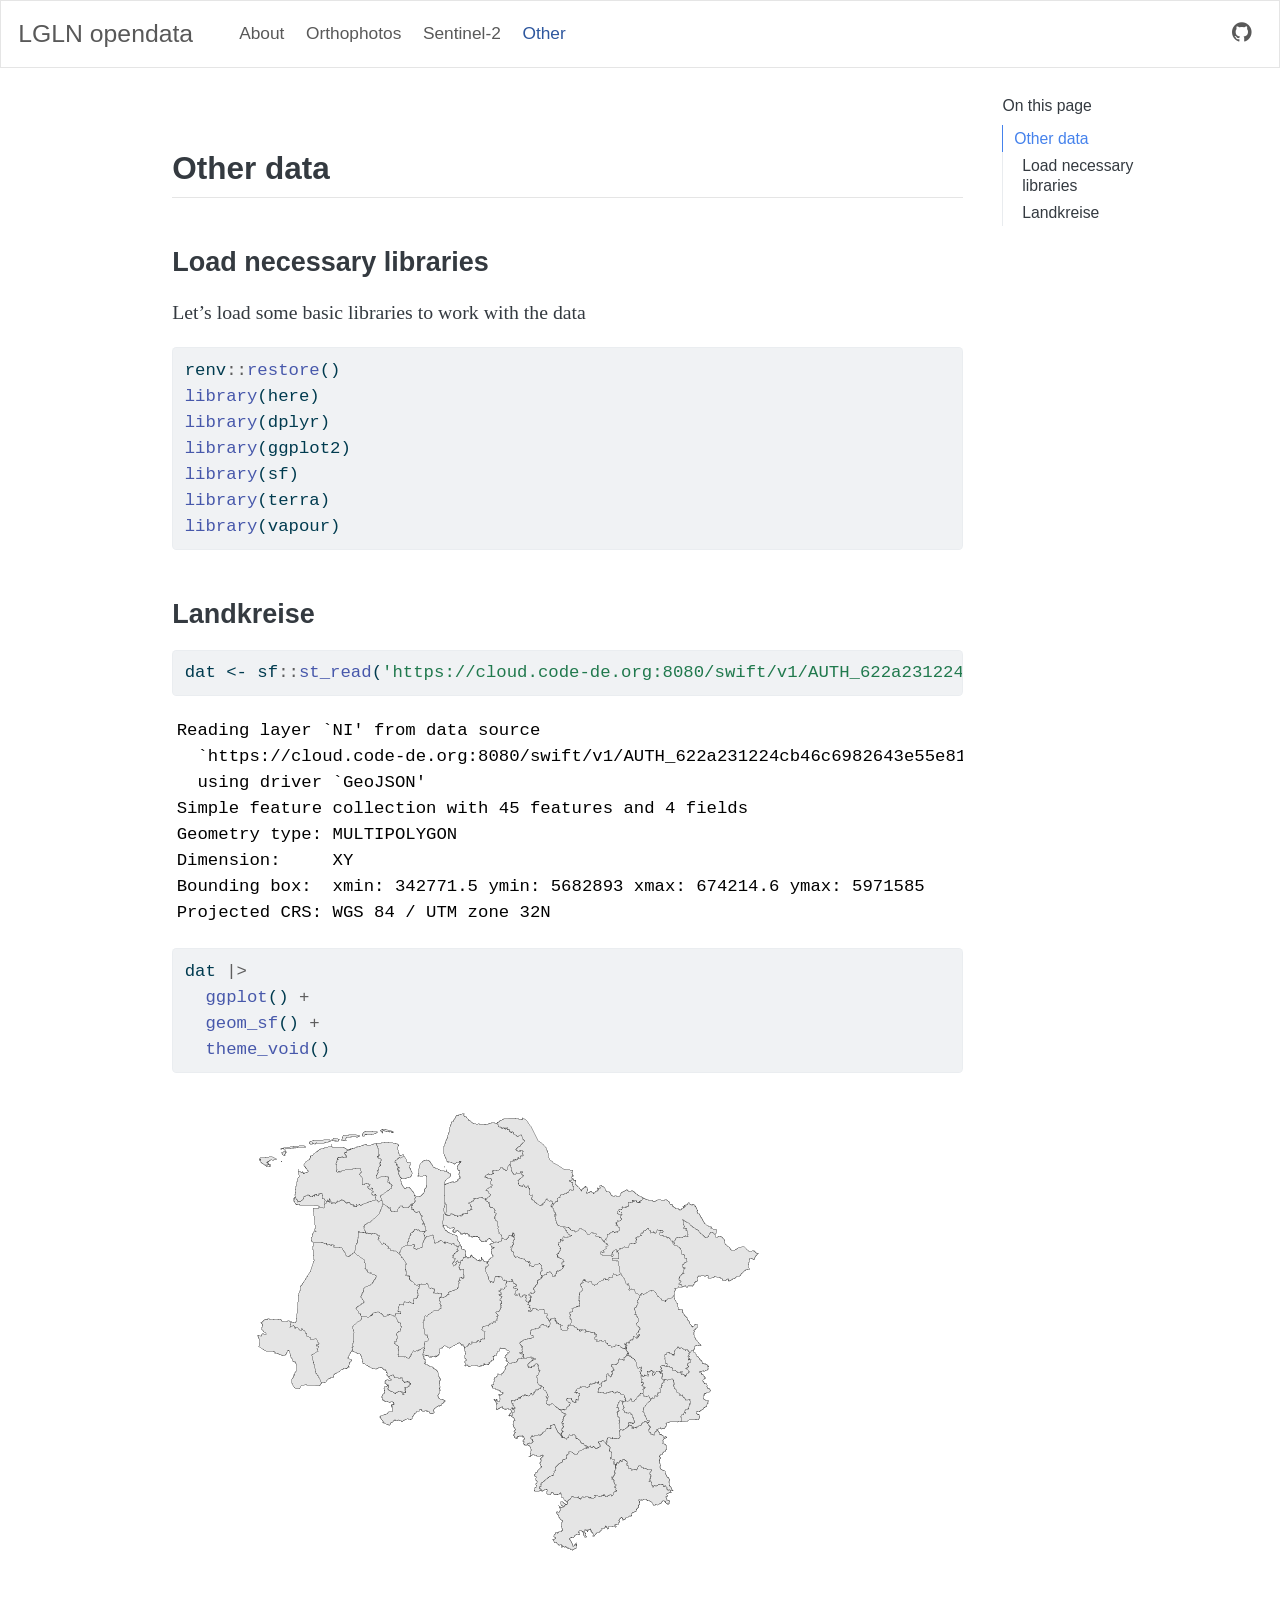
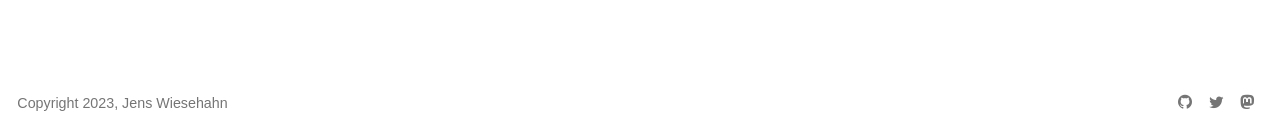
<file: docs/other.html>
<!DOCTYPE html>
<html xmlns="http://www.w3.org/1999/xhtml" lang="en" xml:lang="en"><head>

<meta charset="utf-8">
<meta name="generator" content="quarto-1.2.313">

<meta name="viewport" content="width=device-width, initial-scale=1.0, user-scalable=yes">


<title>LGLN opendata in R – other</title>
<style>
code{white-space: pre-wrap;}
span.smallcaps{font-variant: small-caps;}
div.columns{display: flex; gap: min(4vw, 1.5em);}
div.column{flex: auto; overflow-x: auto;}
div.hanging-indent{margin-left: 1.5em; text-indent: -1.5em;}
ul.task-list{list-style: none;}
ul.task-list li input[type="checkbox"] {
  width: 0.8em;
  margin: 0 0.8em 0.2em -1.6em;
  vertical-align: middle;
}
pre > code.sourceCode { white-space: pre; position: relative; }
pre > code.sourceCode > span { display: inline-block; line-height: 1.25; }
pre > code.sourceCode > span:empty { height: 1.2em; }
.sourceCode { overflow: visible; }
code.sourceCode > span { color: inherit; text-decoration: inherit; }
div.sourceCode { margin: 1em 0; }
pre.sourceCode { margin: 0; }
@media screen {
div.sourceCode { overflow: auto; }
}
@media print {
pre > code.sourceCode { white-space: pre-wrap; }
pre > code.sourceCode > span { text-indent: -5em; padding-left: 5em; }
}
pre.numberSource code
  { counter-reset: source-line 0; }
pre.numberSource code > span
  { position: relative; left: -4em; counter-increment: source-line; }
pre.numberSource code > span > a:first-child::before
  { content: counter(source-line);
    position: relative; left: -1em; text-align: right; vertical-align: baseline;
    border: none; display: inline-block;
    -webkit-touch-callout: none; -webkit-user-select: none;
    -khtml-user-select: none; -moz-user-select: none;
    -ms-user-select: none; user-select: none;
    padding: 0 4px; width: 4em;
    color: #aaaaaa;
  }
pre.numberSource { margin-left: 3em; border-left: 1px solid #aaaaaa;  padding-left: 4px; }
div.sourceCode
  {   }
@media screen {
pre > code.sourceCode > span > a:first-child::before { text-decoration: underline; }
}
code span.al { color: #ff0000; font-weight: bold; } /* Alert */
code span.an { color: #60a0b0; font-weight: bold; font-style: italic; } /* Annotation */
code span.at { color: #7d9029; } /* Attribute */
code span.bn { color: #40a070; } /* BaseN */
code span.bu { color: #008000; } /* BuiltIn */
code span.cf { color: #007020; font-weight: bold; } /* ControlFlow */
code span.ch { color: #4070a0; } /* Char */
code span.cn { color: #880000; } /* Constant */
code span.co { color: #60a0b0; font-style: italic; } /* Comment */
code span.cv { color: #60a0b0; font-weight: bold; font-style: italic; } /* CommentVar */
code span.do { color: #ba2121; font-style: italic; } /* Documentation */
code span.dt { color: #902000; } /* DataType */
code span.dv { color: #40a070; } /* DecVal */
code span.er { color: #ff0000; font-weight: bold; } /* Error */
code span.ex { } /* Extension */
code span.fl { color: #40a070; } /* Float */
code span.fu { color: #06287e; } /* Function */
code span.im { color: #008000; font-weight: bold; } /* Import */
code span.in { color: #60a0b0; font-weight: bold; font-style: italic; } /* Information */
code span.kw { color: #007020; font-weight: bold; } /* Keyword */
code span.op { color: #666666; } /* Operator */
code span.ot { color: #007020; } /* Other */
code span.pp { color: #bc7a00; } /* Preprocessor */
code span.sc { color: #4070a0; } /* SpecialChar */
code span.ss { color: #bb6688; } /* SpecialString */
code span.st { color: #4070a0; } /* String */
code span.va { color: #19177c; } /* Variable */
code span.vs { color: #4070a0; } /* VerbatimString */
code span.wa { color: #60a0b0; font-weight: bold; font-style: italic; } /* Warning */
</style>


<script src="site_libs/quarto-nav/quarto-nav.js"></script>
<script src="site_libs/quarto-nav/headroom.min.js"></script>
<script src="site_libs/clipboard/clipboard.min.js"></script>
<script src="site_libs/quarto-html/quarto.js"></script>
<script src="site_libs/quarto-html/popper.min.js"></script>
<script src="site_libs/quarto-html/tippy.umd.min.js"></script>
<script src="site_libs/quarto-html/anchor.min.js"></script>
<link href="site_libs/quarto-html/tippy.css" rel="stylesheet">
<link href="site_libs/quarto-html/quarto-syntax-highlighting.css" rel="stylesheet" id="quarto-text-highlighting-styles">
<script src="site_libs/bootstrap/bootstrap.min.js"></script>
<link href="site_libs/bootstrap/bootstrap-icons.css" rel="stylesheet">
<link href="site_libs/bootstrap/bootstrap.min.css" rel="stylesheet" id="quarto-bootstrap" data-mode="light">
<script id="quarto-search-options" type="application/json">{
  "language": {
    "search-no-results-text": "No results",
    "search-matching-documents-text": "matching documents",
    "search-copy-link-title": "Copy link to search",
    "search-hide-matches-text": "Hide additional matches",
    "search-more-match-text": "more match in this document",
    "search-more-matches-text": "more matches in this document",
    "search-clear-button-title": "Clear",
    "search-detached-cancel-button-title": "Cancel",
    "search-submit-button-title": "Submit"
  }
}</script>
<style>html{ scroll-behavior: smooth; }</style>


<link rel="stylesheet" href="style.css">
</head>

<body class="nav-fixed">

<div id="quarto-search-results"></div>
  <header id="quarto-header" class="headroom fixed-top">
    <nav class="navbar navbar-expand-lg navbar-dark ">
      <div class="navbar-container container-fluid">
      <div class="navbar-brand-container">
    <a class="navbar-brand" href="./index.html">
    <span class="navbar-title">LGLN opendata</span>
    </a>
  </div>
          <button class="navbar-toggler" type="button" data-bs-toggle="collapse" data-bs-target="#navbarCollapse" aria-controls="navbarCollapse" aria-expanded="false" aria-label="Toggle navigation" onclick="if (window.quartoToggleHeadroom) { window.quartoToggleHeadroom(); }">
  <span class="navbar-toggler-icon"></span>
</button>
          <div class="collapse navbar-collapse" id="navbarCollapse">
            <ul class="navbar-nav navbar-nav-scroll me-auto">
  <li class="nav-item">
    <a class="nav-link" href="./index.html">
 <span class="menu-text">About</span></a>
  </li>  
  <li class="nav-item">
    <a class="nav-link" href="./orthos.html">
 <span class="menu-text">Orthophotos</span></a>
  </li>  
  <li class="nav-item">
    <a class="nav-link" href="./sentinel.html">
 <span class="menu-text">Sentinel-2</span></a>
  </li>  
  <li class="nav-item">
    <a class="nav-link active" href="./other.html" aria-current="page">
 <span class="menu-text">Other</span></a>
  </li>  
</ul>
            <ul class="navbar-nav navbar-nav-scroll ms-auto">
  <li class="nav-item compact">
    <a class="nav-link" href="https://github.com/wiesehahn/lgln_opendata_r"><i class="bi bi-github" role="img">
</i> 
 <span class="menu-text"></span></a>
  </li>  
</ul>
          </div> <!-- /navcollapse -->
      </div> <!-- /container-fluid -->
    </nav>
</header>
<!-- content -->
<div id="quarto-content" class="quarto-container page-columns page-rows-contents page-layout-article page-navbar">
<!-- sidebar -->
<!-- margin-sidebar -->
    <div id="quarto-margin-sidebar" class="sidebar margin-sidebar">
        <nav id="TOC" role="doc-toc" class="toc-active">
    <h2 id="toc-title">On this page</h2>
   
  <ul>
  <li><a href="#other-data" id="toc-other-data" class="nav-link active" data-scroll-target="#other-data">Other data</a>
  <ul class="collapse">
  <li><a href="#load-necessary-libraries" id="toc-load-necessary-libraries" class="nav-link" data-scroll-target="#load-necessary-libraries">Load necessary libraries</a></li>
  <li><a href="#landkreise" id="toc-landkreise" class="nav-link" data-scroll-target="#landkreise">Landkreise</a></li>
  </ul></li>
  </ul>
</nav>
    </div>
<!-- main -->
<main class="content" id="quarto-document-content">



<section id="other-data" class="level2">
<h2 class="anchored" data-anchor-id="other-data">Other data</h2>
<section id="load-necessary-libraries" class="level3">
<h3 class="anchored" data-anchor-id="load-necessary-libraries">Load necessary libraries</h3>
<p>Let’s load some basic libraries to work with the data</p>
<div class="cell">
<div class="sourceCode cell-code" id="cb1"><pre class="sourceCode r code-with-copy"><code class="sourceCode r"><span id="cb1-1"><a href="#cb1-1" aria-hidden="true" tabindex="-1"></a>renv<span class="sc">::</span><span class="fu">restore</span>()</span>
<span id="cb1-2"><a href="#cb1-2" aria-hidden="true" tabindex="-1"></a><span class="fu">library</span>(here)</span>
<span id="cb1-3"><a href="#cb1-3" aria-hidden="true" tabindex="-1"></a><span class="fu">library</span>(dplyr)</span>
<span id="cb1-4"><a href="#cb1-4" aria-hidden="true" tabindex="-1"></a><span class="fu">library</span>(ggplot2)</span>
<span id="cb1-5"><a href="#cb1-5" aria-hidden="true" tabindex="-1"></a><span class="fu">library</span>(sf)</span>
<span id="cb1-6"><a href="#cb1-6" aria-hidden="true" tabindex="-1"></a><span class="fu">library</span>(terra)</span>
<span id="cb1-7"><a href="#cb1-7" aria-hidden="true" tabindex="-1"></a><span class="fu">library</span>(vapour)</span></code><button title="Copy to Clipboard" class="code-copy-button"><i class="bi"></i></button></pre></div>
</div>
</section>
<section id="landkreise" class="level3">
<h3 class="anchored" data-anchor-id="landkreise">Landkreise</h3>
<div class="cell">
<div class="sourceCode cell-code" id="cb2"><pre class="sourceCode r code-with-copy"><code class="sourceCode r"><span id="cb2-1"><a href="#cb2-1" aria-hidden="true" tabindex="-1"></a>dat <span class="ot">&lt;-</span> sf<span class="sc">::</span><span class="fu">st_read</span>(<span class="st">'https://cloud.code-de.org:8080/swift/v1/AUTH_622a231224cb46c6982643e55e817c98/geojson/NI.geojson'</span>)</span></code><button title="Copy to Clipboard" class="code-copy-button"><i class="bi"></i></button></pre></div>
<div class="cell-output cell-output-stdout">
<pre><code>Reading layer `NI' from data source 
  `https://cloud.code-de.org:8080/swift/v1/AUTH_622a231224cb46c6982643e55e817c98/geojson/NI.geojson' 
  using driver `GeoJSON'
Simple feature collection with 45 features and 4 fields
Geometry type: MULTIPOLYGON
Dimension:     XY
Bounding box:  xmin: 342771.5 ymin: 5682893 xmax: 674214.6 ymax: 5971585
Projected CRS: WGS 84 / UTM zone 32N</code></pre>
</div>
<div class="sourceCode cell-code" id="cb4"><pre class="sourceCode r code-with-copy"><code class="sourceCode r"><span id="cb4-1"><a href="#cb4-1" aria-hidden="true" tabindex="-1"></a>dat <span class="sc">|&gt;</span> </span>
<span id="cb4-2"><a href="#cb4-2" aria-hidden="true" tabindex="-1"></a>  <span class="fu">ggplot</span>() <span class="sc">+</span> </span>
<span id="cb4-3"><a href="#cb4-3" aria-hidden="true" tabindex="-1"></a>  <span class="fu">geom_sf</span>() <span class="sc">+</span> </span>
<span id="cb4-4"><a href="#cb4-4" aria-hidden="true" tabindex="-1"></a>  <span class="fu">theme_void</span>()</span></code><button title="Copy to Clipboard" class="code-copy-button"><i class="bi"></i></button></pre></div>
<div class="cell-output-display">
<p><img src="other_files/figure-html/unnamed-chunk-2-1.png" class="img-fluid" width="672"></p>
</div>
</div>


</section>
</section>

</main> <!-- /main -->
<script id="quarto-html-after-body" type="application/javascript">
window.document.addEventListener("DOMContentLoaded", function (event) {
  const toggleBodyColorMode = (bsSheetEl) => {
    const mode = bsSheetEl.getAttribute("data-mode");
    const bodyEl = window.document.querySelector("body");
    if (mode === "dark") {
      bodyEl.classList.add("quarto-dark");
      bodyEl.classList.remove("quarto-light");
    } else {
      bodyEl.classList.add("quarto-light");
      bodyEl.classList.remove("quarto-dark");
    }
  }
  const toggleBodyColorPrimary = () => {
    const bsSheetEl = window.document.querySelector("link#quarto-bootstrap");
    if (bsSheetEl) {
      toggleBodyColorMode(bsSheetEl);
    }
  }
  toggleBodyColorPrimary();  
  const icon = "";
  const anchorJS = new window.AnchorJS();
  anchorJS.options = {
    placement: 'right',
    icon: icon
  };
  anchorJS.add('.anchored');
  const clipboard = new window.ClipboardJS('.code-copy-button', {
    target: function(trigger) {
      return trigger.previousElementSibling;
    }
  });
  clipboard.on('success', function(e) {
    // button target
    const button = e.trigger;
    // don't keep focus
    button.blur();
    // flash "checked"
    button.classList.add('code-copy-button-checked');
    var currentTitle = button.getAttribute("title");
    button.setAttribute("title", "Copied!");
    let tooltip;
    if (window.bootstrap) {
      button.setAttribute("data-bs-toggle", "tooltip");
      button.setAttribute("data-bs-placement", "left");
      button.setAttribute("data-bs-title", "Copied!");
      tooltip = new bootstrap.Tooltip(button, 
        { trigger: "manual", 
          customClass: "code-copy-button-tooltip",
          offset: [0, -8]});
      tooltip.show();    
    }
    setTimeout(function() {
      if (tooltip) {
        tooltip.hide();
        button.removeAttribute("data-bs-title");
        button.removeAttribute("data-bs-toggle");
        button.removeAttribute("data-bs-placement");
      }
      button.setAttribute("title", currentTitle);
      button.classList.remove('code-copy-button-checked');
    }, 1000);
    // clear code selection
    e.clearSelection();
  });
  function tippyHover(el, contentFn) {
    const config = {
      allowHTML: true,
      content: contentFn,
      maxWidth: 500,
      delay: 100,
      arrow: false,
      appendTo: function(el) {
          return el.parentElement;
      },
      interactive: true,
      interactiveBorder: 10,
      theme: 'quarto',
      placement: 'bottom-start'
    };
    window.tippy(el, config); 
  }
  const noterefs = window.document.querySelectorAll('a[role="doc-noteref"]');
  for (var i=0; i<noterefs.length; i++) {
    const ref = noterefs[i];
    tippyHover(ref, function() {
      // use id or data attribute instead here
      let href = ref.getAttribute('data-footnote-href') || ref.getAttribute('href');
      try { href = new URL(href).hash; } catch {}
      const id = href.replace(/^#\/?/, "");
      const note = window.document.getElementById(id);
      return note.innerHTML;
    });
  }
  const findCites = (el) => {
    const parentEl = el.parentElement;
    if (parentEl) {
      const cites = parentEl.dataset.cites;
      if (cites) {
        return {
          el,
          cites: cites.split(' ')
        };
      } else {
        return findCites(el.parentElement)
      }
    } else {
      return undefined;
    }
  };
  var bibliorefs = window.document.querySelectorAll('a[role="doc-biblioref"]');
  for (var i=0; i<bibliorefs.length; i++) {
    const ref = bibliorefs[i];
    const citeInfo = findCites(ref);
    if (citeInfo) {
      tippyHover(citeInfo.el, function() {
        var popup = window.document.createElement('div');
        citeInfo.cites.forEach(function(cite) {
          var citeDiv = window.document.createElement('div');
          citeDiv.classList.add('hanging-indent');
          citeDiv.classList.add('csl-entry');
          var biblioDiv = window.document.getElementById('ref-' + cite);
          if (biblioDiv) {
            citeDiv.innerHTML = biblioDiv.innerHTML;
          }
          popup.appendChild(citeDiv);
        });
        return popup.innerHTML;
      });
    }
  }
});
</script>
</div> <!-- /content -->
<footer class="footer">
  <div class="nav-footer">
    <div class="nav-footer-left">Copyright 2023, Jens Wiesehahn</div>   
    <div class="nav-footer-right">
      <ul class="footer-items list-unstyled">
    <li class="nav-item compact">
    <a class="nav-link" href="https://github.com/wiesehahn">
      <i class="bi bi-github" role="img">
</i> 
    </a>
  </li>  
    <li class="nav-item compact">
    <a class="nav-link" href="https://twitter.com/JensWiesehahn">
      <i class="bi bi-twitter" role="img">
</i> 
    </a>
  </li>  
    <li class="nav-item compact">
    <a class="nav-link" href="https://fosstodon.org/@JensWiesehahn">
      <i class="bi bi-mastodon" role="img">
</i> 
    </a>
  </li>  
</ul>
    </div>
  </div>
</footer>



<script src="site_libs/quarto-html/zenscroll-min.js"></script>
</body></html>
</file>
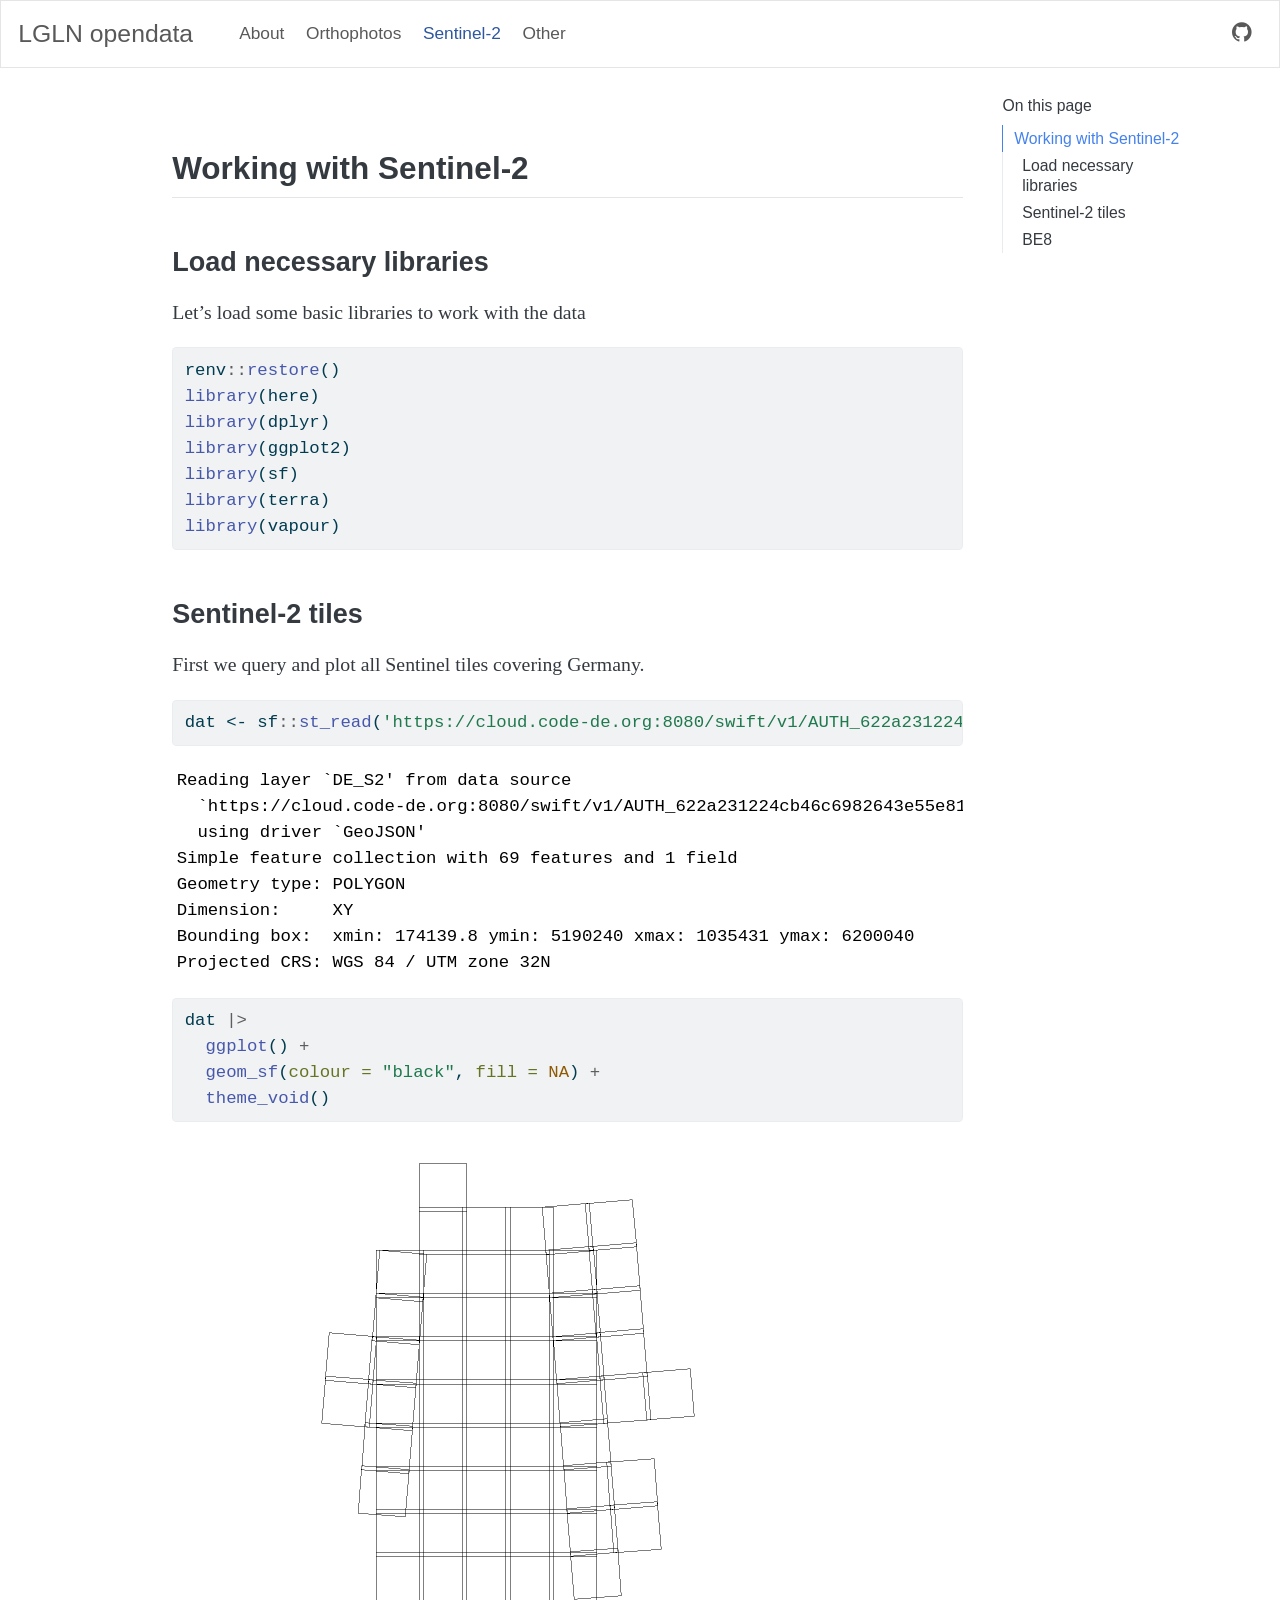
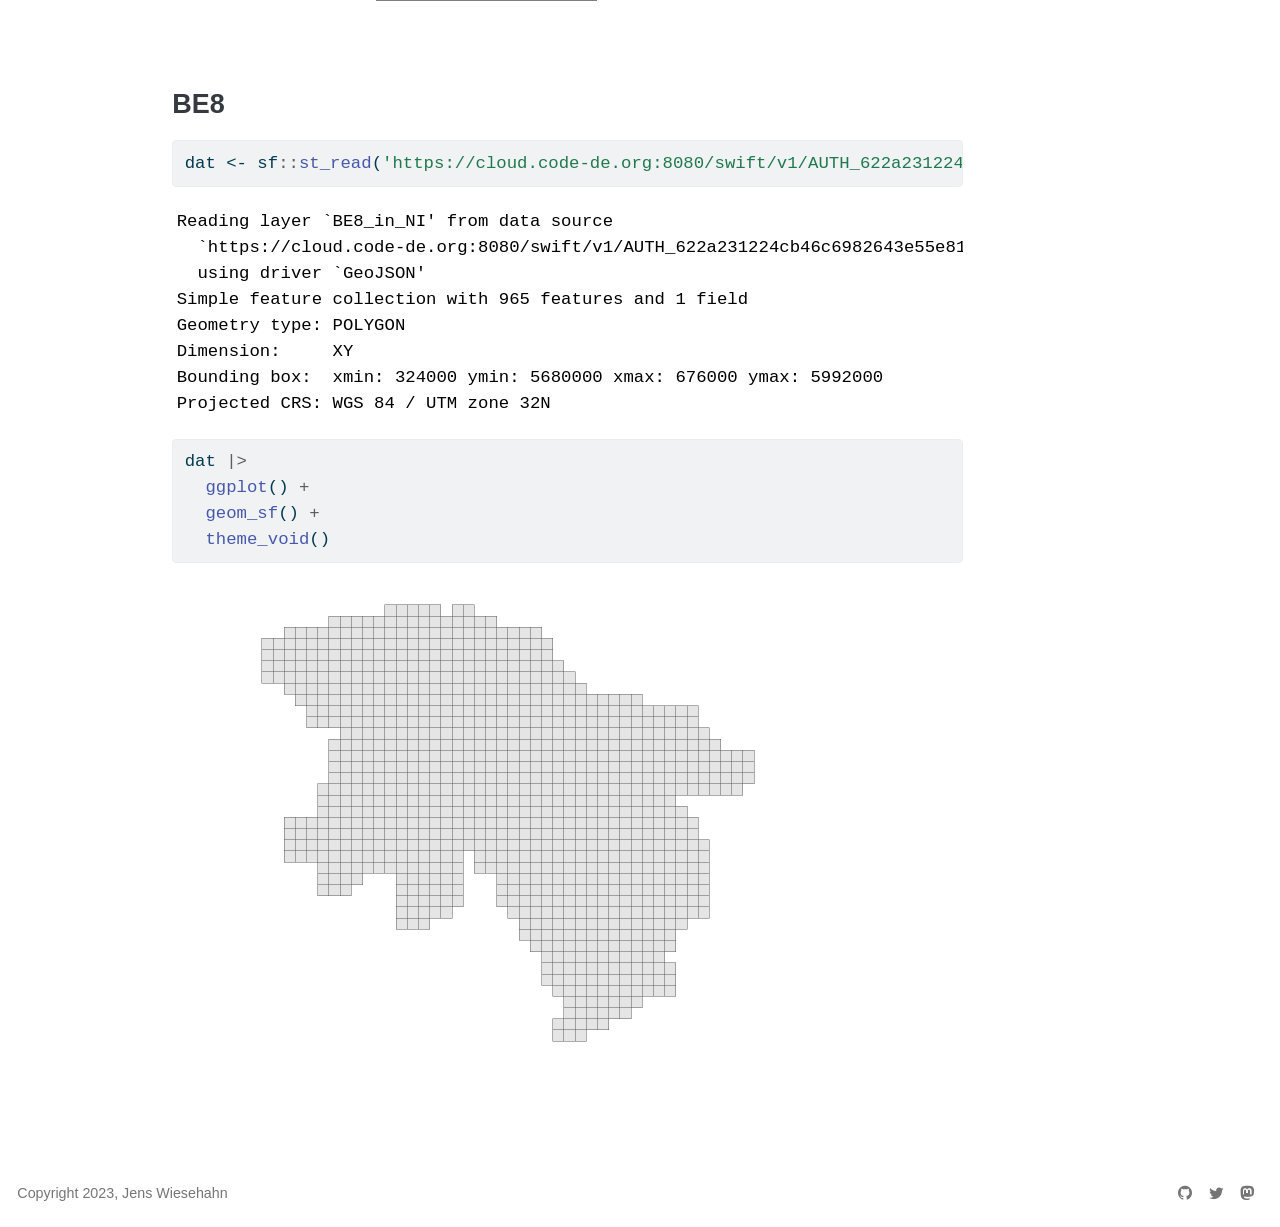
<file: docs/sentinel.html>
<!DOCTYPE html>
<html xmlns="http://www.w3.org/1999/xhtml" lang="en" xml:lang="en"><head>

<meta charset="utf-8">
<meta name="generator" content="quarto-1.2.313">

<meta name="viewport" content="width=device-width, initial-scale=1.0, user-scalable=yes">


<title>LGLN opendata in R – sentinel</title>
<style>
code{white-space: pre-wrap;}
span.smallcaps{font-variant: small-caps;}
div.columns{display: flex; gap: min(4vw, 1.5em);}
div.column{flex: auto; overflow-x: auto;}
div.hanging-indent{margin-left: 1.5em; text-indent: -1.5em;}
ul.task-list{list-style: none;}
ul.task-list li input[type="checkbox"] {
  width: 0.8em;
  margin: 0 0.8em 0.2em -1.6em;
  vertical-align: middle;
}
pre > code.sourceCode { white-space: pre; position: relative; }
pre > code.sourceCode > span { display: inline-block; line-height: 1.25; }
pre > code.sourceCode > span:empty { height: 1.2em; }
.sourceCode { overflow: visible; }
code.sourceCode > span { color: inherit; text-decoration: inherit; }
div.sourceCode { margin: 1em 0; }
pre.sourceCode { margin: 0; }
@media screen {
div.sourceCode { overflow: auto; }
}
@media print {
pre > code.sourceCode { white-space: pre-wrap; }
pre > code.sourceCode > span { text-indent: -5em; padding-left: 5em; }
}
pre.numberSource code
  { counter-reset: source-line 0; }
pre.numberSource code > span
  { position: relative; left: -4em; counter-increment: source-line; }
pre.numberSource code > span > a:first-child::before
  { content: counter(source-line);
    position: relative; left: -1em; text-align: right; vertical-align: baseline;
    border: none; display: inline-block;
    -webkit-touch-callout: none; -webkit-user-select: none;
    -khtml-user-select: none; -moz-user-select: none;
    -ms-user-select: none; user-select: none;
    padding: 0 4px; width: 4em;
    color: #aaaaaa;
  }
pre.numberSource { margin-left: 3em; border-left: 1px solid #aaaaaa;  padding-left: 4px; }
div.sourceCode
  {   }
@media screen {
pre > code.sourceCode > span > a:first-child::before { text-decoration: underline; }
}
code span.al { color: #ff0000; font-weight: bold; } /* Alert */
code span.an { color: #60a0b0; font-weight: bold; font-style: italic; } /* Annotation */
code span.at { color: #7d9029; } /* Attribute */
code span.bn { color: #40a070; } /* BaseN */
code span.bu { color: #008000; } /* BuiltIn */
code span.cf { color: #007020; font-weight: bold; } /* ControlFlow */
code span.ch { color: #4070a0; } /* Char */
code span.cn { color: #880000; } /* Constant */
code span.co { color: #60a0b0; font-style: italic; } /* Comment */
code span.cv { color: #60a0b0; font-weight: bold; font-style: italic; } /* CommentVar */
code span.do { color: #ba2121; font-style: italic; } /* Documentation */
code span.dt { color: #902000; } /* DataType */
code span.dv { color: #40a070; } /* DecVal */
code span.er { color: #ff0000; font-weight: bold; } /* Error */
code span.ex { } /* Extension */
code span.fl { color: #40a070; } /* Float */
code span.fu { color: #06287e; } /* Function */
code span.im { color: #008000; font-weight: bold; } /* Import */
code span.in { color: #60a0b0; font-weight: bold; font-style: italic; } /* Information */
code span.kw { color: #007020; font-weight: bold; } /* Keyword */
code span.op { color: #666666; } /* Operator */
code span.ot { color: #007020; } /* Other */
code span.pp { color: #bc7a00; } /* Preprocessor */
code span.sc { color: #4070a0; } /* SpecialChar */
code span.ss { color: #bb6688; } /* SpecialString */
code span.st { color: #4070a0; } /* String */
code span.va { color: #19177c; } /* Variable */
code span.vs { color: #4070a0; } /* VerbatimString */
code span.wa { color: #60a0b0; font-weight: bold; font-style: italic; } /* Warning */
</style>


<script src="site_libs/quarto-nav/quarto-nav.js"></script>
<script src="site_libs/quarto-nav/headroom.min.js"></script>
<script src="site_libs/clipboard/clipboard.min.js"></script>
<script src="site_libs/quarto-html/quarto.js"></script>
<script src="site_libs/quarto-html/popper.min.js"></script>
<script src="site_libs/quarto-html/tippy.umd.min.js"></script>
<script src="site_libs/quarto-html/anchor.min.js"></script>
<link href="site_libs/quarto-html/tippy.css" rel="stylesheet">
<link href="site_libs/quarto-html/quarto-syntax-highlighting.css" rel="stylesheet" id="quarto-text-highlighting-styles">
<script src="site_libs/bootstrap/bootstrap.min.js"></script>
<link href="site_libs/bootstrap/bootstrap-icons.css" rel="stylesheet">
<link href="site_libs/bootstrap/bootstrap.min.css" rel="stylesheet" id="quarto-bootstrap" data-mode="light">
<script id="quarto-search-options" type="application/json">{
  "language": {
    "search-no-results-text": "No results",
    "search-matching-documents-text": "matching documents",
    "search-copy-link-title": "Copy link to search",
    "search-hide-matches-text": "Hide additional matches",
    "search-more-match-text": "more match in this document",
    "search-more-matches-text": "more matches in this document",
    "search-clear-button-title": "Clear",
    "search-detached-cancel-button-title": "Cancel",
    "search-submit-button-title": "Submit"
  }
}</script>
<style>html{ scroll-behavior: smooth; }</style>


<link rel="stylesheet" href="style.css">
</head>

<body class="nav-fixed">

<div id="quarto-search-results"></div>
  <header id="quarto-header" class="headroom fixed-top">
    <nav class="navbar navbar-expand-lg navbar-dark ">
      <div class="navbar-container container-fluid">
      <div class="navbar-brand-container">
    <a class="navbar-brand" href="./index.html">
    <span class="navbar-title">LGLN opendata</span>
    </a>
  </div>
          <button class="navbar-toggler" type="button" data-bs-toggle="collapse" data-bs-target="#navbarCollapse" aria-controls="navbarCollapse" aria-expanded="false" aria-label="Toggle navigation" onclick="if (window.quartoToggleHeadroom) { window.quartoToggleHeadroom(); }">
  <span class="navbar-toggler-icon"></span>
</button>
          <div class="collapse navbar-collapse" id="navbarCollapse">
            <ul class="navbar-nav navbar-nav-scroll me-auto">
  <li class="nav-item">
    <a class="nav-link" href="./index.html">
 <span class="menu-text">About</span></a>
  </li>  
  <li class="nav-item">
    <a class="nav-link" href="./orthos.html">
 <span class="menu-text">Orthophotos</span></a>
  </li>  
  <li class="nav-item">
    <a class="nav-link active" href="./sentinel.html" aria-current="page">
 <span class="menu-text">Sentinel-2</span></a>
  </li>  
  <li class="nav-item">
    <a class="nav-link" href="./other.html">
 <span class="menu-text">Other</span></a>
  </li>  
</ul>
            <ul class="navbar-nav navbar-nav-scroll ms-auto">
  <li class="nav-item compact">
    <a class="nav-link" href="https://github.com/wiesehahn/lgln_opendata_r"><i class="bi bi-github" role="img">
</i> 
 <span class="menu-text"></span></a>
  </li>  
</ul>
          </div> <!-- /navcollapse -->
      </div> <!-- /container-fluid -->
    </nav>
</header>
<!-- content -->
<div id="quarto-content" class="quarto-container page-columns page-rows-contents page-layout-article page-navbar">
<!-- sidebar -->
<!-- margin-sidebar -->
    <div id="quarto-margin-sidebar" class="sidebar margin-sidebar">
        <nav id="TOC" role="doc-toc" class="toc-active">
    <h2 id="toc-title">On this page</h2>
   
  <ul>
  <li><a href="#working-with-sentinel-2" id="toc-working-with-sentinel-2" class="nav-link active" data-scroll-target="#working-with-sentinel-2">Working with Sentinel-2</a>
  <ul class="collapse">
  <li><a href="#load-necessary-libraries" id="toc-load-necessary-libraries" class="nav-link" data-scroll-target="#load-necessary-libraries">Load necessary libraries</a></li>
  <li><a href="#sentinel-2-tiles" id="toc-sentinel-2-tiles" class="nav-link" data-scroll-target="#sentinel-2-tiles">Sentinel-2 tiles</a></li>
  <li><a href="#be8" id="toc-be8" class="nav-link" data-scroll-target="#be8">BE8</a></li>
  </ul></li>
  </ul>
</nav>
    </div>
<!-- main -->
<main class="content" id="quarto-document-content">



<section id="working-with-sentinel-2" class="level2">
<h2 class="anchored" data-anchor-id="working-with-sentinel-2">Working with Sentinel-2</h2>
<section id="load-necessary-libraries" class="level3">
<h3 class="anchored" data-anchor-id="load-necessary-libraries">Load necessary libraries</h3>
<p>Let’s load some basic libraries to work with the data</p>
<div class="cell">
<div class="sourceCode cell-code" id="cb1"><pre class="sourceCode r code-with-copy"><code class="sourceCode r"><span id="cb1-1"><a href="#cb1-1" aria-hidden="true" tabindex="-1"></a>renv<span class="sc">::</span><span class="fu">restore</span>()</span>
<span id="cb1-2"><a href="#cb1-2" aria-hidden="true" tabindex="-1"></a><span class="fu">library</span>(here)</span>
<span id="cb1-3"><a href="#cb1-3" aria-hidden="true" tabindex="-1"></a><span class="fu">library</span>(dplyr)</span>
<span id="cb1-4"><a href="#cb1-4" aria-hidden="true" tabindex="-1"></a><span class="fu">library</span>(ggplot2)</span>
<span id="cb1-5"><a href="#cb1-5" aria-hidden="true" tabindex="-1"></a><span class="fu">library</span>(sf)</span>
<span id="cb1-6"><a href="#cb1-6" aria-hidden="true" tabindex="-1"></a><span class="fu">library</span>(terra)</span>
<span id="cb1-7"><a href="#cb1-7" aria-hidden="true" tabindex="-1"></a><span class="fu">library</span>(vapour)</span></code><button title="Copy to Clipboard" class="code-copy-button"><i class="bi"></i></button></pre></div>
</div>
</section>
<section id="sentinel-2-tiles" class="level3">
<h3 class="anchored" data-anchor-id="sentinel-2-tiles">Sentinel-2 tiles</h3>
<p>First we query and plot all Sentinel tiles covering Germany.</p>
<div class="cell">
<div class="sourceCode cell-code" id="cb2"><pre class="sourceCode r code-with-copy"><code class="sourceCode r"><span id="cb2-1"><a href="#cb2-1" aria-hidden="true" tabindex="-1"></a>dat <span class="ot">&lt;-</span> sf<span class="sc">::</span><span class="fu">st_read</span>(<span class="st">'https://cloud.code-de.org:8080/swift/v1/AUTH_622a231224cb46c6982643e55e817c98/geojson/DE_S2.geojson'</span>)</span></code><button title="Copy to Clipboard" class="code-copy-button"><i class="bi"></i></button></pre></div>
<div class="cell-output cell-output-stdout">
<pre><code>Reading layer `DE_S2' from data source 
  `https://cloud.code-de.org:8080/swift/v1/AUTH_622a231224cb46c6982643e55e817c98/geojson/DE_S2.geojson' 
  using driver `GeoJSON'
Simple feature collection with 69 features and 1 field
Geometry type: POLYGON
Dimension:     XY
Bounding box:  xmin: 174139.8 ymin: 5190240 xmax: 1035431 ymax: 6200040
Projected CRS: WGS 84 / UTM zone 32N</code></pre>
</div>
<div class="sourceCode cell-code" id="cb4"><pre class="sourceCode r code-with-copy"><code class="sourceCode r"><span id="cb4-1"><a href="#cb4-1" aria-hidden="true" tabindex="-1"></a>dat <span class="sc">|&gt;</span> </span>
<span id="cb4-2"><a href="#cb4-2" aria-hidden="true" tabindex="-1"></a>  <span class="fu">ggplot</span>() <span class="sc">+</span> </span>
<span id="cb4-3"><a href="#cb4-3" aria-hidden="true" tabindex="-1"></a>  <span class="fu">geom_sf</span>(<span class="at">colour =</span> <span class="st">"black"</span>, <span class="at">fill =</span> <span class="cn">NA</span>) <span class="sc">+</span> </span>
<span id="cb4-4"><a href="#cb4-4" aria-hidden="true" tabindex="-1"></a>  <span class="fu">theme_void</span>()</span></code><button title="Copy to Clipboard" class="code-copy-button"><i class="bi"></i></button></pre></div>
<div class="cell-output-display">
<p><img src="sentinel_files/figure-html/unnamed-chunk-2-1.png" class="img-fluid" width="672"></p>
</div>
</div>
</section>
<section id="be8" class="level3">
<h3 class="anchored" data-anchor-id="be8">BE8</h3>
<div class="cell">
<div class="sourceCode cell-code" id="cb5"><pre class="sourceCode r code-with-copy"><code class="sourceCode r"><span id="cb5-1"><a href="#cb5-1" aria-hidden="true" tabindex="-1"></a>dat <span class="ot">&lt;-</span> sf<span class="sc">::</span><span class="fu">st_read</span>(<span class="st">'https://cloud.code-de.org:8080/swift/v1/AUTH_622a231224cb46c6982643e55e817c98/geojson/BE8_in_NI.geojson'</span>)</span></code><button title="Copy to Clipboard" class="code-copy-button"><i class="bi"></i></button></pre></div>
<div class="cell-output cell-output-stdout">
<pre><code>Reading layer `BE8_in_NI' from data source 
  `https://cloud.code-de.org:8080/swift/v1/AUTH_622a231224cb46c6982643e55e817c98/geojson/BE8_in_NI.geojson' 
  using driver `GeoJSON'
Simple feature collection with 965 features and 1 field
Geometry type: POLYGON
Dimension:     XY
Bounding box:  xmin: 324000 ymin: 5680000 xmax: 676000 ymax: 5992000
Projected CRS: WGS 84 / UTM zone 32N</code></pre>
</div>
<div class="sourceCode cell-code" id="cb7"><pre class="sourceCode r code-with-copy"><code class="sourceCode r"><span id="cb7-1"><a href="#cb7-1" aria-hidden="true" tabindex="-1"></a>dat <span class="sc">|&gt;</span> </span>
<span id="cb7-2"><a href="#cb7-2" aria-hidden="true" tabindex="-1"></a>  <span class="fu">ggplot</span>() <span class="sc">+</span> </span>
<span id="cb7-3"><a href="#cb7-3" aria-hidden="true" tabindex="-1"></a>  <span class="fu">geom_sf</span>() <span class="sc">+</span> </span>
<span id="cb7-4"><a href="#cb7-4" aria-hidden="true" tabindex="-1"></a>  <span class="fu">theme_void</span>()</span></code><button title="Copy to Clipboard" class="code-copy-button"><i class="bi"></i></button></pre></div>
<div class="cell-output-display">
<p><img src="sentinel_files/figure-html/unnamed-chunk-3-1.png" class="img-fluid" width="672"></p>
</div>
</div>


</section>
</section>

</main> <!-- /main -->
<script id="quarto-html-after-body" type="application/javascript">
window.document.addEventListener("DOMContentLoaded", function (event) {
  const toggleBodyColorMode = (bsSheetEl) => {
    const mode = bsSheetEl.getAttribute("data-mode");
    const bodyEl = window.document.querySelector("body");
    if (mode === "dark") {
      bodyEl.classList.add("quarto-dark");
      bodyEl.classList.remove("quarto-light");
    } else {
      bodyEl.classList.add("quarto-light");
      bodyEl.classList.remove("quarto-dark");
    }
  }
  const toggleBodyColorPrimary = () => {
    const bsSheetEl = window.document.querySelector("link#quarto-bootstrap");
    if (bsSheetEl) {
      toggleBodyColorMode(bsSheetEl);
    }
  }
  toggleBodyColorPrimary();  
  const icon = "";
  const anchorJS = new window.AnchorJS();
  anchorJS.options = {
    placement: 'right',
    icon: icon
  };
  anchorJS.add('.anchored');
  const clipboard = new window.ClipboardJS('.code-copy-button', {
    target: function(trigger) {
      return trigger.previousElementSibling;
    }
  });
  clipboard.on('success', function(e) {
    // button target
    const button = e.trigger;
    // don't keep focus
    button.blur();
    // flash "checked"
    button.classList.add('code-copy-button-checked');
    var currentTitle = button.getAttribute("title");
    button.setAttribute("title", "Copied!");
    let tooltip;
    if (window.bootstrap) {
      button.setAttribute("data-bs-toggle", "tooltip");
      button.setAttribute("data-bs-placement", "left");
      button.setAttribute("data-bs-title", "Copied!");
      tooltip = new bootstrap.Tooltip(button, 
        { trigger: "manual", 
          customClass: "code-copy-button-tooltip",
          offset: [0, -8]});
      tooltip.show();    
    }
    setTimeout(function() {
      if (tooltip) {
        tooltip.hide();
        button.removeAttribute("data-bs-title");
        button.removeAttribute("data-bs-toggle");
        button.removeAttribute("data-bs-placement");
      }
      button.setAttribute("title", currentTitle);
      button.classList.remove('code-copy-button-checked');
    }, 1000);
    // clear code selection
    e.clearSelection();
  });
  function tippyHover(el, contentFn) {
    const config = {
      allowHTML: true,
      content: contentFn,
      maxWidth: 500,
      delay: 100,
      arrow: false,
      appendTo: function(el) {
          return el.parentElement;
      },
      interactive: true,
      interactiveBorder: 10,
      theme: 'quarto',
      placement: 'bottom-start'
    };
    window.tippy(el, config); 
  }
  const noterefs = window.document.querySelectorAll('a[role="doc-noteref"]');
  for (var i=0; i<noterefs.length; i++) {
    const ref = noterefs[i];
    tippyHover(ref, function() {
      // use id or data attribute instead here
      let href = ref.getAttribute('data-footnote-href') || ref.getAttribute('href');
      try { href = new URL(href).hash; } catch {}
      const id = href.replace(/^#\/?/, "");
      const note = window.document.getElementById(id);
      return note.innerHTML;
    });
  }
  const findCites = (el) => {
    const parentEl = el.parentElement;
    if (parentEl) {
      const cites = parentEl.dataset.cites;
      if (cites) {
        return {
          el,
          cites: cites.split(' ')
        };
      } else {
        return findCites(el.parentElement)
      }
    } else {
      return undefined;
    }
  };
  var bibliorefs = window.document.querySelectorAll('a[role="doc-biblioref"]');
  for (var i=0; i<bibliorefs.length; i++) {
    const ref = bibliorefs[i];
    const citeInfo = findCites(ref);
    if (citeInfo) {
      tippyHover(citeInfo.el, function() {
        var popup = window.document.createElement('div');
        citeInfo.cites.forEach(function(cite) {
          var citeDiv = window.document.createElement('div');
          citeDiv.classList.add('hanging-indent');
          citeDiv.classList.add('csl-entry');
          var biblioDiv = window.document.getElementById('ref-' + cite);
          if (biblioDiv) {
            citeDiv.innerHTML = biblioDiv.innerHTML;
          }
          popup.appendChild(citeDiv);
        });
        return popup.innerHTML;
      });
    }
  }
});
</script>
</div> <!-- /content -->
<footer class="footer">
  <div class="nav-footer">
    <div class="nav-footer-left">Copyright 2023, Jens Wiesehahn</div>   
    <div class="nav-footer-right">
      <ul class="footer-items list-unstyled">
    <li class="nav-item compact">
    <a class="nav-link" href="https://github.com/wiesehahn">
      <i class="bi bi-github" role="img">
</i> 
    </a>
  </li>  
    <li class="nav-item compact">
    <a class="nav-link" href="https://twitter.com/JensWiesehahn">
      <i class="bi bi-twitter" role="img">
</i> 
    </a>
  </li>  
    <li class="nav-item compact">
    <a class="nav-link" href="https://fosstodon.org/@JensWiesehahn">
      <i class="bi bi-mastodon" role="img">
</i> 
    </a>
  </li>  
</ul>
    </div>
  </div>
</footer>



<script src="site_libs/quarto-html/zenscroll-min.js"></script>
</body></html>
</file>
<file: docs/site_libs/quarto-html/tippy.css>
.tippy-box[data-animation=fade][data-state=hidden]{opacity:0}[data-tippy-root]{max-width:calc(100vw - 10px)}.tippy-box{position:relative;background-color:#333;color:#fff;border-radius:4px;font-size:14px;line-height:1.4;white-space:normal;outline:0;transition-property:transform,visibility,opacity}.tippy-box[data-placement^=top]>.tippy-arrow{bottom:0}.tippy-box[data-placement^=top]>.tippy-arrow:before{bottom:-7px;left:0;border-width:8px 8px 0;border-top-color:initial;transform-origin:center top}.tippy-box[data-placement^=bottom]>.tippy-arrow{top:0}.tippy-box[data-placement^=bottom]>.tippy-arrow:before{top:-7px;left:0;border-width:0 8px 8px;border-bottom-color:initial;transform-origin:center bottom}.tippy-box[data-placement^=left]>.tippy-arrow{right:0}.tippy-box[data-placement^=left]>.tippy-arrow:before{border-width:8px 0 8px 8px;border-left-color:initial;right:-7px;transform-origin:center left}.tippy-box[data-placement^=right]>.tippy-arrow{left:0}.tippy-box[data-placement^=right]>.tippy-arrow:before{left:-7px;border-width:8px 8px 8px 0;border-right-color:initial;transform-origin:center right}.tippy-box[data-inertia][data-state=visible]{transition-timing-function:cubic-bezier(.54,1.5,.38,1.11)}.tippy-arrow{width:16px;height:16px;color:#333}.tippy-arrow:before{content:"";position:absolute;border-color:transparent;border-style:solid}.tippy-content{position:relative;padding:5px 9px;z-index:1}
</file>
<file: docs/site_libs/quarto-html/quarto-syntax-highlighting.css>
/* quarto syntax highlight colors */
:root {
  --quarto-hl-ot-color: #003B4F;
  --quarto-hl-at-color: #657422;
  --quarto-hl-ss-color: #20794D;
  --quarto-hl-an-color: #5E5E5E;
  --quarto-hl-fu-color: #4758AB;
  --quarto-hl-st-color: #20794D;
  --quarto-hl-cf-color: #003B4F;
  --quarto-hl-op-color: #5E5E5E;
  --quarto-hl-er-color: #AD0000;
  --quarto-hl-bn-color: #AD0000;
  --quarto-hl-al-color: #AD0000;
  --quarto-hl-va-color: #111111;
  --quarto-hl-bu-color: inherit;
  --quarto-hl-ex-color: inherit;
  --quarto-hl-pp-color: #AD0000;
  --quarto-hl-in-color: #5E5E5E;
  --quarto-hl-vs-color: #20794D;
  --quarto-hl-wa-color: #5E5E5E;
  --quarto-hl-do-color: #5E5E5E;
  --quarto-hl-im-color: #00769E;
  --quarto-hl-ch-color: #20794D;
  --quarto-hl-dt-color: #AD0000;
  --quarto-hl-fl-color: #AD0000;
  --quarto-hl-co-color: #5E5E5E;
  --quarto-hl-cv-color: #5E5E5E;
  --quarto-hl-cn-color: #8f5902;
  --quarto-hl-sc-color: #5E5E5E;
  --quarto-hl-dv-color: #AD0000;
  --quarto-hl-kw-color: #003B4F;
}

/* other quarto variables */
:root {
  --quarto-font-monospace: SFMono-Regular, Menlo, Monaco, Consolas, "Liberation Mono", "Courier New", monospace;
}

pre > code.sourceCode > span {
  color: #003B4F;
}

code span {
  color: #003B4F;
}

code.sourceCode > span {
  color: #003B4F;
}

div.sourceCode,
div.sourceCode pre.sourceCode {
  color: #003B4F;
}

code span.ot {
  color: #003B4F;
}

code span.at {
  color: #657422;
}

code span.ss {
  color: #20794D;
}

code span.an {
  color: #5E5E5E;
}

code span.fu {
  color: #4758AB;
}

code span.st {
  color: #20794D;
}

code span.cf {
  color: #003B4F;
}

code span.op {
  color: #5E5E5E;
}

code span.er {
  color: #AD0000;
}

code span.bn {
  color: #AD0000;
}

code span.al {
  color: #AD0000;
}

code span.va {
  color: #111111;
}

code span.pp {
  color: #AD0000;
}

code span.in {
  color: #5E5E5E;
}

code span.vs {
  color: #20794D;
}

code span.wa {
  color: #5E5E5E;
  font-style: italic;
}

code span.do {
  color: #5E5E5E;
  font-style: italic;
}

code span.im {
  color: #00769E;
}

code span.ch {
  color: #20794D;
}

code span.dt {
  color: #AD0000;
}

code span.fl {
  color: #AD0000;
}

code span.co {
  color: #5E5E5E;
}

code span.cv {
  color: #5E5E5E;
  font-style: italic;
}

code span.cn {
  color: #8f5902;
}

code span.sc {
  color: #5E5E5E;
}

code span.dv {
  color: #AD0000;
}

code span.kw {
  color: #003B4F;
}

.prevent-inlining {
  content: "</";
}

/*# sourceMappingURL=debc5d5d77c3f9108843748ff7464032.css.map */
</file>
<file: docs/style.css>
h1, .h1 {
    margin-top: 35px;
    margin-bottom: 15px;
}

h2, .h2, h3, .h3 , h4, .h4 {
    margin-top: 48px;
    margin-bottom: 20px;
}

p.caption {
  font-size: 0.8em;
  font-style: italic;
  color: grey;
  margin-top: 10px;
  margin-bottom: 20px;
  margin-right: 5%;
  margin-left: 5%; 
}
</file>
